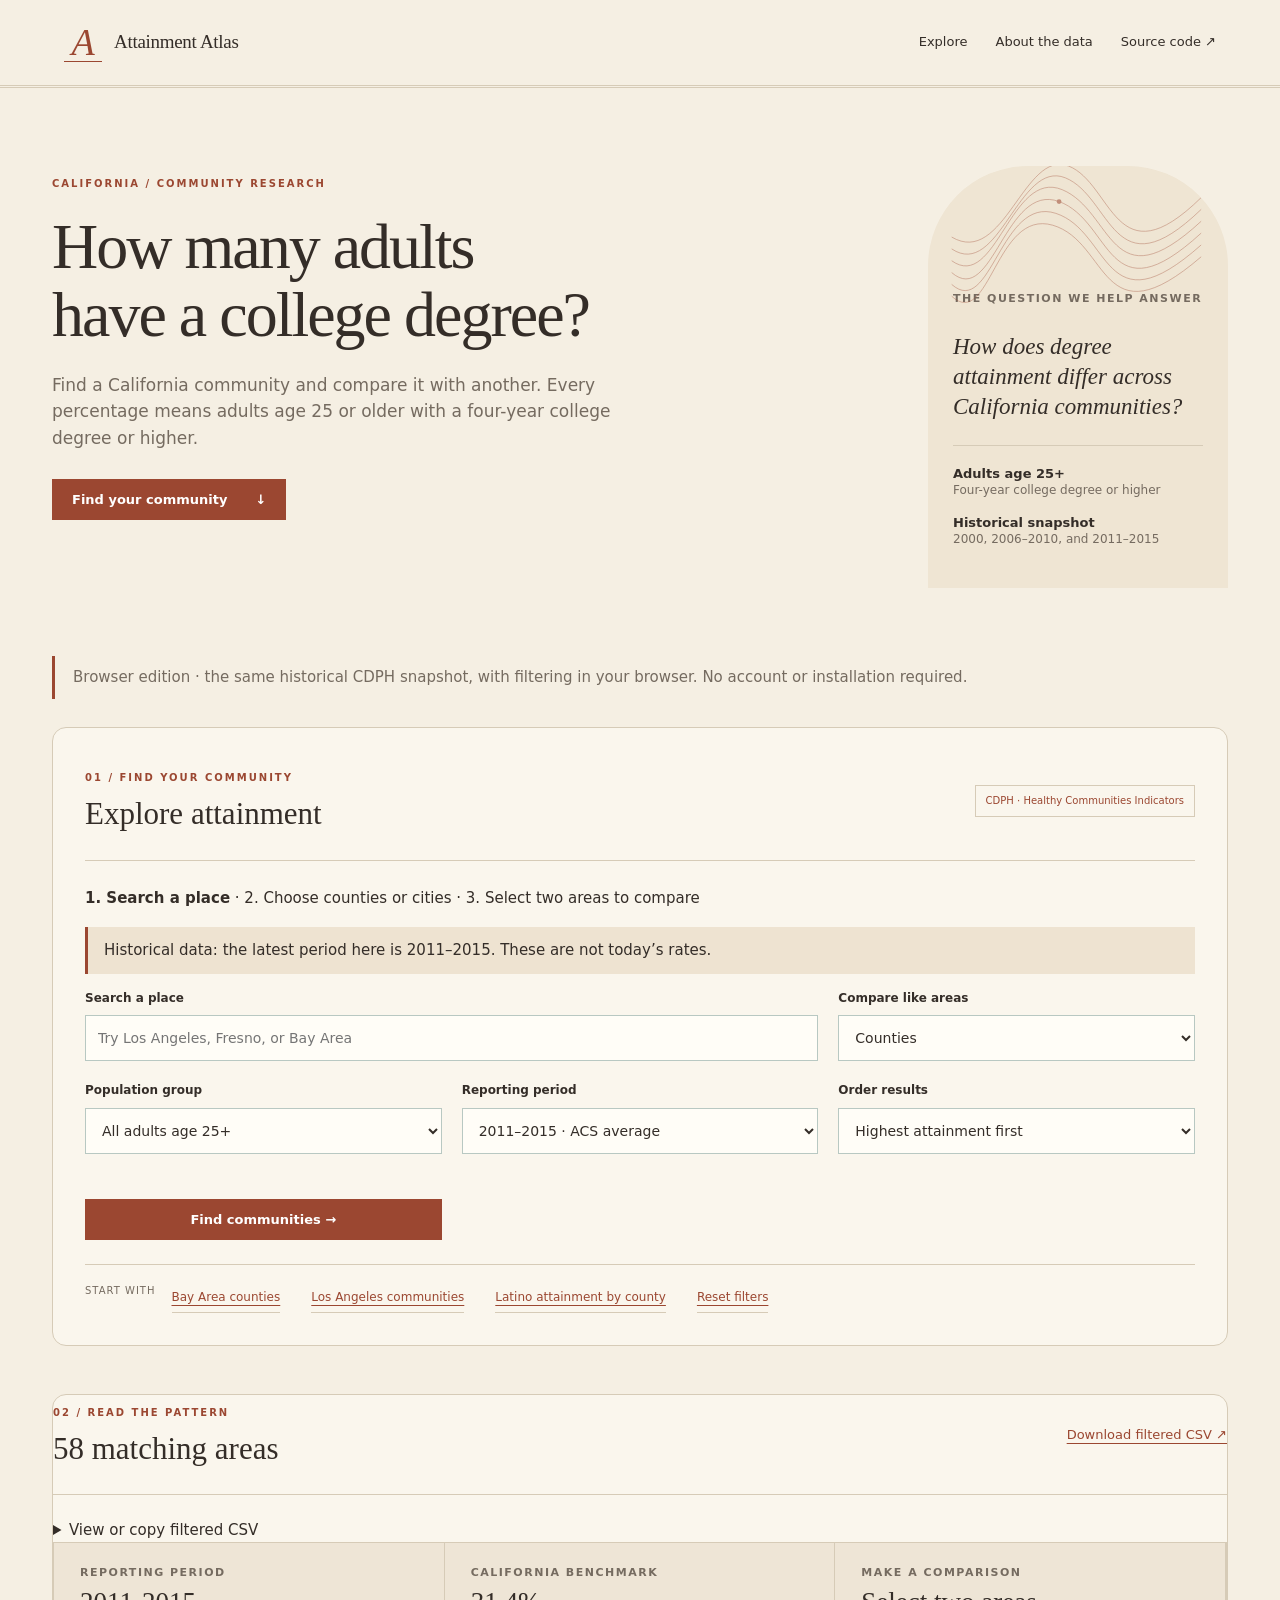
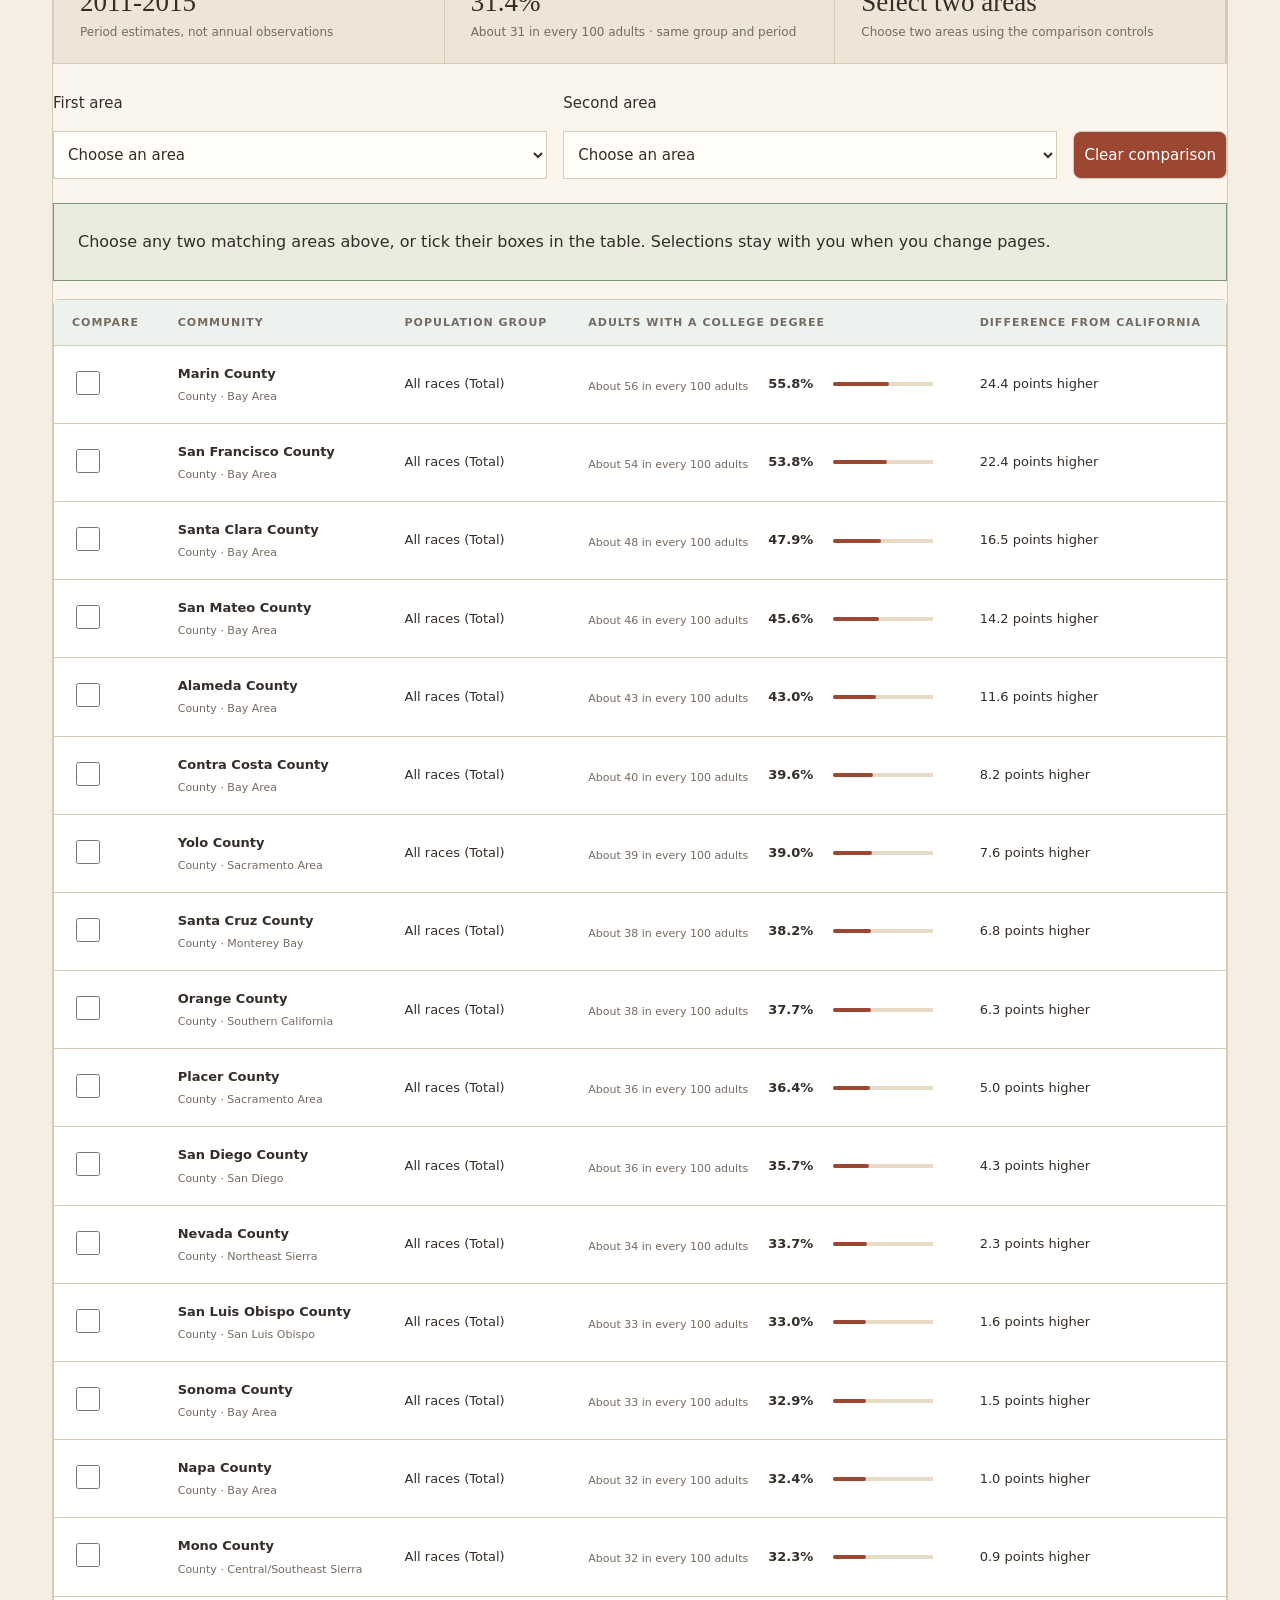
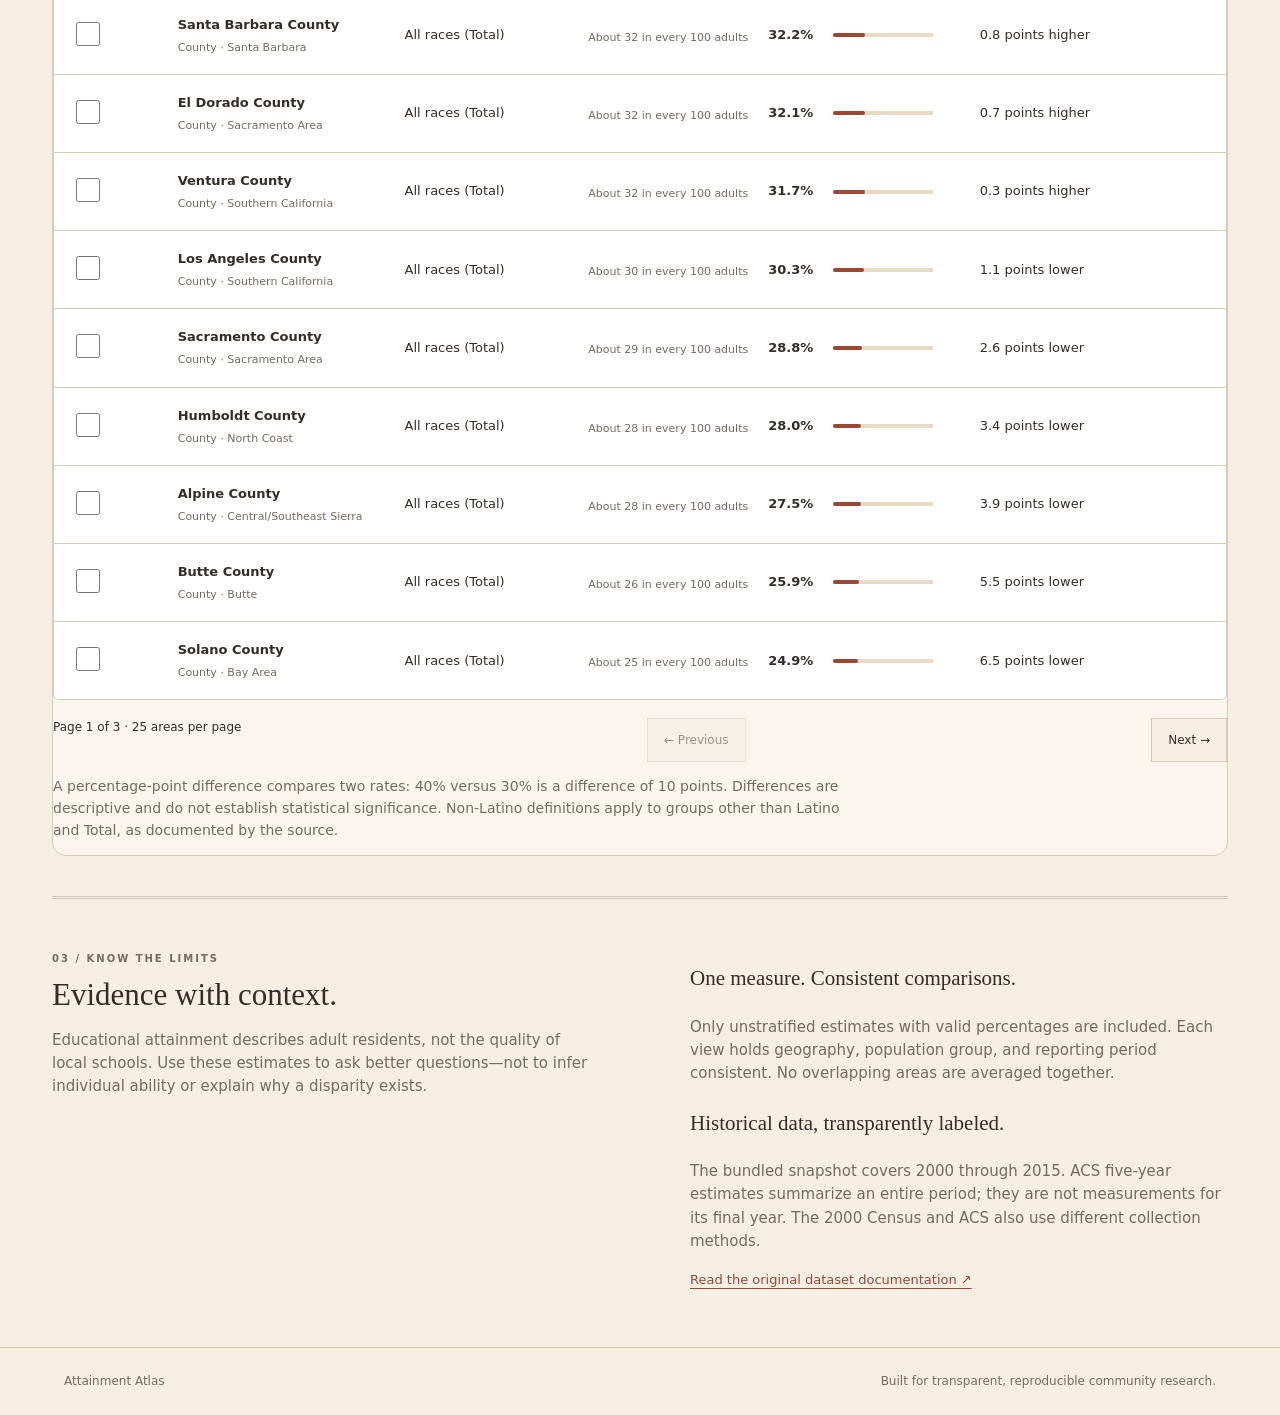
<file: docs/index.html>
<!doctype html>
<html lang="en">
<head><meta charset="utf-8"><meta name="viewport" content="width=device-width,initial-scale=1"><title>Attainment Atlas · California education research</title><link rel="stylesheet" href="atlas.css?v=be743568532e"><script src="explore.js?v=f53d78f4b250" defer></script></head>
<body>
<header class="masthead"><a class="brand" href="./">A<span class="brandname">Attainment Atlas</span></a><nav><a href="#explore">Explore</a><a href="#method">About the data</a><a href="https://github.com/Invasivepencils/education-statistics-compiler">Source code ↗</a></nav></header>
<main><a class="skip" href="#explore">Skip to community search</a>
<section class="hero"><div><p class="eyebrow">CALIFORNIA / COMMUNITY RESEARCH</p><h1>How many adults<br>have a college degree?</h1><p class="intro">Find a California community and compare it with another. Every percentage means adults age 25 or older with a four-year college degree or higher.</p><a class="button" href="#explore">Find your community <span>↓</span></a></div><aside class="hero-note"><svg class="contour-art" viewBox="0 0 280 190" aria-hidden="true"><g fill="none" stroke="currentColor" stroke-width=".8"><path d="M-20 135C32 180 48 20 116 45S176 195 296 85"/><path d="M-20 120C36 160 55 3 120 30S180 177 296 70"/><path d="M-20 105C40 145 65-9 124 15S184 163 296 55"/><path d="M-20 90C46 129 72-22 128 0S187 147 296 40"/><path d="M-20 150C30 194 42 37 112 60S172 210 296 100"/><path d="M-20 165C28 209 36 54 108 75S168 225 296 115"/></g><circle cx="116" cy="45" r="3" fill="currentColor"/></svg><span class="mini">THE QUESTION WE HELP ANSWER</span><p>How does degree attainment differ across California communities?</p><div class="rule"></div><strong>Adults age 25+</strong><span>Four-year college degree or higher</span><strong>Historical snapshot</strong><span>2000, 2006–2010, and 2011–2015</span></aside></section>
<p class="demo-note">Browser edition · the same historical CDPH snapshot, with filtering in your browser. No account or installation required.</p><section class="workspace" id="explore" aria-labelledby="explore-title"><div class="section-head"><div><p class="eyebrow">01 / FIND YOUR COMMUNITY</p><h2 id="explore-title">Explore attainment</h2></div><span class="tag">CDPH · Healthy Communities Indicators</span></div>
<noscript><p>This explorer requires JavaScript. The repository also includes a Java application and the source CSV.</p></noscript><p class="guide"><strong>1. Search a place</strong> · 2. Choose counties or cities · 3. Select two areas to compare</p><p class="history-note">Historical data: the latest period here is 2011–2015. These are not today’s rates.</p><form id="filters" action="./" method="get" class="filters">
<label class="search-label">Search a place<input name="query" type="search" value="" placeholder="Try Los Angeles, Fresno, or Bay Area" list="places"><datalist id="places"><option value="Acalanes Ridge (community)"></option><option value="Acampo (community)"></option><option value="Acton (community)"></option><option value="Adelanto (city)"></option><option value="Adin (community)"></option><option value="Agoura Hills (city)"></option><option value="Agua Dulce (community)"></option><option value="Aguanga (community)"></option><option value="Ahwahnee (community)"></option><option value="Airport (community)"></option><option value="Alameda (city)"></option><option value="Alameda County"></option><option value="Alamo (community)"></option><option value="Albany (city)"></option><option value="Albion (community)"></option><option value="Alderpoint (community)"></option><option value="Alhambra (city)"></option><option value="Alhambra Valley (community)"></option><option value="Aliso Viejo (city)"></option><option value="Alleghany (community)"></option><option value="Allendale (community)"></option><option value="Allensworth (community)"></option><option value="Almanor (community)"></option><option value="Alondra Park (community)"></option><option value="Alpaugh (community)"></option><option value="Alpine (community)"></option><option value="Alpine County"></option><option value="Alpine Village (community)"></option><option value="Alta (community)"></option><option value="Alta Sierra (community)"></option><option value="Altadena (community)"></option><option value="Alto (community)"></option><option value="Alturas (city)"></option><option value="Alum Rock (community)"></option><option value="Amador City (city)"></option><option value="Amador County"></option><option value="American Canyon (city)"></option><option value="Amesti (community)"></option><option value="Anaheim (city)"></option><option value="Anchor Bay (community)"></option><option value="Anderson (city)"></option><option value="Angels (city)"></option><option value="Angels City (city)"></option><option value="Angwin (community)"></option><option value="Antelope (community)"></option><option value="Antioch (city)"></option><option value="Anza (community)"></option><option value="Apple Valley (town)"></option><option value="Aptos (community)"></option><option value="Aptos Hills-Larkin Valley (community)"></option><option value="Arbuckle (community)"></option><option value="Arcadia (city)"></option><option value="Arcata (city)"></option><option value="Arden-Arcade (community)"></option><option value="Armona (community)"></option><option value="Arnold (community)"></option><option value="Aromas (community)"></option><option value="Arroyo Grande (city)"></option><option value="Artesia (city)"></option><option value="Artois (community)"></option><option value="Arvin (city)"></option><option value="Ashland (community)"></option><option value="Aspen Springs (community)"></option><option value="Atascadero (city)"></option><option value="Atherton (town)"></option><option value="Atwater (city)"></option><option value="Auberry (community)"></option><option value="Auburn (city)"></option><option value="Auburn Lake Trails (community)"></option><option value="August (community)"></option><option value="Avalon (city)"></option><option value="Avenal (city)"></option><option value="Avery (community)"></option><option value="Avilla Beach (community)"></option><option value="Avocado Heights (community)"></option><option value="Azusa (city)"></option><option value="Baker (community)"></option><option value="Bakersfield (city)"></option><option value="Baldwin Park (city)"></option><option value="Ballard (community)"></option><option value="Ballico (community)"></option><option value="Bangor (community)"></option><option value="Banning (city)"></option><option value="Barstow (city)"></option><option value="Bass Lake (community)"></option><option value="Bay Area"></option><option value="Bay Point (community)"></option><option value="Bayview (community)"></option><option value="Bayview-Montalvin (community)"></option><option value="Baywood-Los Osos (community)"></option><option value="Beale AFB (community)"></option><option value="Bear Creek (community)"></option><option value="Bear Valley (community)"></option><option value="Bear Valley Springs (community)"></option><option value="Beaumont (city)"></option><option value="Beckwourth (community)"></option><option value="Belden (community)"></option><option value="Bell (city)"></option><option value="Bell Canyon (community)"></option><option value="Bell Gardens (city)"></option><option value="Bella Vista (community)"></option><option value="Bellflower (city)"></option><option value="Belmont (city)"></option><option value="Belvedere (city)"></option><option value="Ben Lomond (community)"></option><option value="Benbow (community)"></option><option value="Bend (community)"></option><option value="Benicia (city)"></option><option value="Benton (community)"></option><option value="Berkeley (city)"></option><option value="Bermuda Dunes (community)"></option><option value="Berry Creek (community)"></option><option value="Bertsch-Oceanview (community)"></option><option value="Bethel Island (community)"></option><option value="Beverly Hills (city)"></option><option value="Bieber (community)"></option><option value="Big Bear City (community)"></option><option value="Big Bear Lake (city)"></option><option value="Big Bend (community)"></option><option value="Big Creek (community)"></option><option value="Big Lagoon (community)"></option><option value="Big Pine (community)"></option><option value="Big River (community)"></option><option value="Biggs (city)"></option><option value="Biola (community)"></option><option value="Bishop (city)"></option><option value="Black Point-Green Point (community)"></option><option value="Blackhawk (community)"></option><option value="Blackhawk-Camino Tassajara (community)"></option><option value="Blacklake (community)"></option><option value="Blairsden (community)"></option><option value="Bloomfield (community)"></option><option value="Bloomington (community)"></option><option value="Blue Lake (city)"></option><option value="Bluewater (community)"></option><option value="Blythe (city)"></option><option value="Bodega (community)"></option><option value="Bodega Bay (community)"></option><option value="Bodfish (community)"></option><option value="Bolinas (community)"></option><option value="Bombay Beach (community)"></option><option value="Bonadelle Ranchos-Madera Ranchos (community)"></option><option value="Bonita (community)"></option><option value="Bonny Doon (community)"></option><option value="Bonsall (community)"></option><option value="Boonville (community)"></option><option value="Bootjack (community)"></option><option value="Boron (community)"></option><option value="Boronda (community)"></option><option value="Borrego Springs (community)"></option><option value="Bostonia (community)"></option><option value="Boulder Creek (community)"></option><option value="Boulevard (community)"></option><option value="Bowles (community)"></option><option value="Boyes Hot Springs (community)"></option><option value="Bradbury (city)"></option><option value="Bradley (community)"></option><option value="Brawley (city)"></option><option value="Brea (city)"></option><option value="Brentwood (city)"></option><option value="Bret Harte (community)"></option><option value="Bridgeport (community)"></option><option value="Brisbane (city)"></option><option value="Broadmoor (community)"></option><option value="Brookdale (community)"></option><option value="Brooktrails (community)"></option><option value="Buck Meadows (community)"></option><option value="Buckhorn (community)"></option><option value="Bucks Lake (community)"></option><option value="Buellton (city)"></option><option value="Buena Park (city)"></option><option value="Buena Vista (community)"></option><option value="Burbank (city)"></option><option value="Burbank (community)"></option><option value="Burlingame (city)"></option><option value="Burney (community)"></option><option value="Burnt Ranch (community)"></option><option value="Butte"></option><option value="Butte County"></option><option value="Butte Creek Canyon (community)"></option><option value="Butte Meadows (community)"></option><option value="Butte Valley (community)"></option><option value="Buttonwillow (community)"></option><option value="Byron (community)"></option><option value="Bystrom (community)"></option><option value="C-Road (community)"></option><option value="Cabazon (community)"></option><option value="Calabasas (city)"></option><option value="Calaveras County"></option><option value="Calexico (city)"></option><option value="California City (city)"></option><option value="California Hot Springs (community)"></option><option value="California Pines (community)"></option><option value="Calimesa (city)"></option><option value="Calipatria (city)"></option><option value="Calistoga (city)"></option><option value="Callender (community)"></option><option value="Calpella (community)"></option><option value="Calpine (community)"></option><option value="Calwa (community)"></option><option value="Camanche North Shore (community)"></option><option value="Camanche Village (community)"></option><option value="Camarillo (city)"></option><option value="Cambria (community)"></option><option value="Cambrian Park (community)"></option><option value="Cameron Park (community)"></option><option value="Camino (community)"></option><option value="Camino Tassajara (community)"></option><option value="Camp Nelson (community)"></option><option value="Camp Pendleton North (community)"></option><option value="Camp Pendleton South (community)"></option><option value="Campbell (city)"></option><option value="Campo (community)"></option><option value="Camptonville (community)"></option><option value="Canby (community)"></option><option value="Cantua Creek (community)"></option><option value="Canyon Lake (city)"></option><option value="Canyondam (community)"></option><option value="Capitola (city)"></option><option value="Caribou (community)"></option><option value="Carlsbad (city)"></option><option value="Carmel Valley Village (community)"></option><option value="Carmel-by-the-Sea (city)"></option><option value="Carmet (community)"></option><option value="Carmichael (community)"></option><option value="Carnelian Bay (community)"></option><option value="Carpinteria (city)"></option><option value="Carrick (community)"></option><option value="Carson (city)"></option><option value="Cartago (community)"></option><option value="Caruthers (community)"></option><option value="Casa Conejo (community)"></option><option value="Casa de Oro-Mount Helix (community)"></option><option value="Casmalia (community)"></option><option value="Caspar (community)"></option><option value="Cassel (community)"></option><option value="Castaic (community)"></option><option value="Castle Hill (community)"></option><option value="Castro Valley (community)"></option><option value="Castroville (community)"></option><option value="Cathedral City (city)"></option><option value="Catheys Valley (community)"></option><option value="Cayucos (community)"></option><option value="Cazadero (community)"></option><option value="Cedar Ridge (community)"></option><option value="Cedar Slope (community)"></option><option value="Cedarville (community)"></option><option value="Centerville (community)"></option><option value="Central/Southeast Sierra"></option><option value="Ceres (city)"></option><option value="Cerritos (city)"></option><option value="Chalfant (community)"></option><option value="Challenge-Brownsville (community)"></option><option value="Channel Islands Beach (community)"></option><option value="Charter Oak (community)"></option><option value="Cherokee (community)"></option><option value="Cherokee Strip (community)"></option><option value="Cherry Valley (community)"></option><option value="Cherryland (community)"></option><option value="Chester (community)"></option><option value="Chico (city)"></option><option value="Chilcoot-Vinton (community)"></option><option value="China Lake Acres (community)"></option><option value="Chinese Camp (community)"></option><option value="Chino (city)"></option><option value="Chino Hills (city)"></option><option value="Chowchilla (city)"></option><option value="Chualar (community)"></option><option value="Chula Vista (city)"></option><option value="Citrus (community)"></option><option value="Citrus Heights (city)"></option><option value="Claremont (city)"></option><option value="Clarksburg (community)"></option><option value="Clay (community)"></option><option value="Clayton (city)"></option><option value="Clear Creek (community)"></option><option value="Clearlake (city)"></option><option value="Clearlake Oaks (community)"></option><option value="Clearlake Riviera (community)"></option><option value="Cleone (community)"></option><option value="Clio (community)"></option><option value="Clipper Mills (community)"></option><option value="Cloverdale (city)"></option><option value="Clovis (city)"></option><option value="Clyde (community)"></option><option value="Coachella (city)"></option><option value="Coalinga (city)"></option><option value="Coarsegold (community)"></option><option value="Cobb (community)"></option><option value="Coffee Creek (community)"></option><option value="Cohasset (community)"></option><option value="Cold Springs (community)"></option><option value="Coleville (community)"></option><option value="Colfax (city)"></option><option value="College City (community)"></option><option value="Collierville (community)"></option><option value="Colma (town)"></option><option value="Coloma (community)"></option><option value="Colton (city)"></option><option value="Columbia (community)"></option><option value="Colusa (city)"></option><option value="Colusa County"></option><option value="Commerce (city)"></option><option value="Comptche (community)"></option><option value="Compton (city)"></option><option value="Concord (city)"></option><option value="Concow (community)"></option><option value="Contra Costa Centre (community)"></option><option value="Contra Costa County"></option><option value="Copperopolis (community)"></option><option value="Corcoran (city)"></option><option value="Corning (city)"></option><option value="Corona (city)"></option><option value="Coronado (city)"></option><option value="Coronita (community)"></option><option value="Corralitos (community)"></option><option value="Corte Madera (town)"></option><option value="Costa Mesa (city)"></option><option value="Cotati (city)"></option><option value="Coto de Caza (community)"></option><option value="Cottonwood (community)"></option><option value="Coultervillle (community)"></option><option value="Country Club (community)"></option><option value="Courtland (community)"></option><option value="Covelo (community)"></option><option value="Covina (city)"></option><option value="Cowan (community)"></option><option value="Crescent City (city)"></option><option value="Crescent City North (community)"></option><option value="Crescent Mills (community)"></option><option value="Cressey (community)"></option><option value="Crest (community)"></option><option value="Crestline (community)"></option><option value="Creston (community)"></option><option value="Crockett (community)"></option><option value="Cromberg (community)"></option><option value="Crowley Lake (community)"></option><option value="Crows Landing (community)"></option><option value="Cudahy (city)"></option><option value="Culver City (city)"></option><option value="Cupertino (city)"></option><option value="Cutler (community)"></option><option value="Cutten (community)"></option><option value="Cuyama (community)"></option><option value="Cypress (city)"></option><option value="Daly City (city)"></option><option value="Dana Point (city)"></option><option value="Danville (town)"></option><option value="Daphnedale Park (community)"></option><option value="Darwin (community)"></option><option value="Davenport (community)"></option><option value="Davis (city)"></option><option value="Day Valley (community)"></option><option value="Deer Park (community)"></option><option value="Del Aire (community)"></option><option value="Del Mar (city)"></option><option value="Del Monte Forest (community)"></option><option value="Del Norte County"></option><option value="Del Rey (community)"></option><option value="Del Rey Oaks (city)"></option><option value="Del Rio (community)"></option><option value="Delano (city)"></option><option value="Delft Colony (community)"></option><option value="Delhi (community)"></option><option value="Delleker (community)"></option><option value="Denair (community)"></option><option value="Derby Acres (community)"></option><option value="Descanso (community)"></option><option value="Desert Center (community)"></option><option value="Desert Edge (community)"></option><option value="Desert Hot Springs (city)"></option><option value="Desert Palms (community)"></option><option value="Desert Shores (community)"></option><option value="Desert View Highlands (community)"></option><option value="Diablo (community)"></option><option value="Diablo Grande (community)"></option><option value="Diamond Bar (city)"></option><option value="Diamond Springs (community)"></option><option value="Dillon Beach (community)"></option><option value="Dinuba (city)"></option><option value="Discovery Bay (community)"></option><option value="Dixon (city)"></option><option value="Dixon Lane-Meadow Creek (community)"></option><option value="Dobbins (community)"></option><option value="Dogtown (community)"></option><option value="Dollar Point (community)"></option><option value="Dorrington (community)"></option><option value="Dorris (city)"></option><option value="Dos Palos (city)"></option><option value="Dos Palos Y (community)"></option><option value="Douglas City (community)"></option><option value="Downey (city)"></option><option value="Downieville (community)"></option><option value="Doyle (community)"></option><option value="Drytown (community)"></option><option value="Duarte (city)"></option><option value="Dublin (city)"></option><option value="Ducor (community)"></option><option value="Dunnigan (community)"></option><option value="Dunsmuir (city)"></option><option value="Durham (community)"></option><option value="Dustin Acres (community)"></option><option value="Dutch Flat (community)"></option><option value="Eagleville (community)"></option><option value="Earlimart (community)"></option><option value="East Compton (community)"></option><option value="East Foothills (community)"></option><option value="East Hemet (community)"></option><option value="East La Mirada (community)"></option><option value="East Los Angeles (community)"></option><option value="East Nicolaus (community)"></option><option value="East Oakdale (community)"></option><option value="East Orosi (community)"></option><option value="East Palo Alto (city)"></option><option value="East Pasadena (community)"></option><option value="East Porterville (community)"></option><option value="East Quincy (community)"></option><option value="East Rancho Dominguez (community)"></option><option value="East Richmond Heights (community)"></option><option value="East San Gabriel (community)"></option><option value="East Shore (community)"></option><option value="East Sonora (community)"></option><option value="East Tulare Villa (community)"></option><option value="East Whittier (community)"></option><option value="Easton (community)"></option><option value="Eastvale (community)"></option><option value="Edgewood (community)"></option><option value="Edmundson Acres (community)"></option><option value="Edna (community)"></option><option value="Edwards AFB (community)"></option><option value="El Cajon (city)"></option><option value="El Centro (city)"></option><option value="El Cerrito (city)"></option><option value="El Cerrito (community)"></option><option value="El Dorado County"></option><option value="El Dorado Hills (community)"></option><option value="El Granada (community)"></option><option value="El Monte (city)"></option><option value="El Nido (community)"></option><option value="El Paso de Robles (Paso Robles) (city)"></option><option value="El Portal (community)"></option><option value="El Rancho (community)"></option><option value="El Rio (community)"></option><option value="El Segundo (city)"></option><option value="El Sobrante (community)"></option><option value="El Verano (community)"></option><option value="Eldridge (community)"></option><option value="Elizabeth Lake (community)"></option><option value="Elk Creek (community)"></option><option value="Elk Grove (city)"></option><option value="Elkhorn (community)"></option><option value="Elmira (community)"></option><option value="Elverta (community)"></option><option value="Emerald Lake Hills (community)"></option><option value="Emeryville (city)"></option><option value="Empire (community)"></option><option value="Encinitas (city)"></option><option value="Escalon (city)"></option><option value="Escondido (city)"></option><option value="Esparto (community)"></option><option value="Etna (city)"></option><option value="Eucalyptus Hills (community)"></option><option value="Eureka (city)"></option><option value="Exeter (city)"></option><option value="Fair Oaks (community)"></option><option value="Fairbanks Ranch (community)"></option><option value="Fairfax (town)"></option><option value="Fairfield (city)"></option><option value="Fairmead (community)"></option><option value="Fairview (community)"></option><option value="Fall River Mills (community)"></option><option value="Fallbrook (community)"></option><option value="Farmersville (city)"></option><option value="Farmington (community)"></option><option value="Fellows (community)"></option><option value="Felton (community)"></option><option value="Ferndale (city)"></option><option value="Fetters Hot Springs-Agua Caliente (community)"></option><option value="Fiddletown (community)"></option><option value="Fieldbrook (community)"></option><option value="Fields Landing (community)"></option><option value="Fillmore (city)"></option><option value="Firebaugh (city)"></option><option value="Fish Camp (community)"></option><option value="Florence-Graham (community)"></option><option value="Florin (community)"></option><option value="Floriston (community)"></option><option value="Flournoy (community)"></option><option value="Folsom (city)"></option><option value="Fontana (city)"></option><option value="Foothill Farms (community)"></option><option value="Foothill Ranch (community)"></option><option value="Forbestown (community)"></option><option value="Ford City (community)"></option><option value="Forest Meadows (community)"></option><option value="Forest Ranch (community)"></option><option value="Foresthill (community)"></option><option value="Forestville (community)"></option><option value="Fort Bidwell (community)"></option><option value="Fort Bragg (city)"></option><option value="Fort Irwin (community)"></option><option value="Fort Jones (city)"></option><option value="Fort Washington (community)"></option><option value="Fortuna (city)"></option><option value="Foster City (city)"></option><option value="Fountain Valley (city)"></option><option value="Fowler (city)"></option><option value="Franklin (community)"></option><option value="Frazier Park (community)"></option><option value="Freedom (community)"></option><option value="Freeport (community)"></option><option value="Fremont (city)"></option><option value="French Camp (community)"></option><option value="French Gulch (community)"></option><option value="French Valley (community)"></option><option value="Fresno (city)"></option><option value="Fresno County"></option><option value="Friant (community)"></option><option value="Fruitdale (community)"></option><option value="Fruitridge Pocket (community)"></option><option value="Fuller Acres (community)"></option><option value="Fullerton (city)"></option><option value="Fulton (community)"></option><option value="Furnace Creek (community)"></option><option value="Galt (city)"></option><option value="Garberville (community)"></option><option value="Garden Acres (community)"></option><option value="Garden Farms (community)"></option><option value="Garden Grove (city)"></option><option value="Gardena (city)"></option><option value="Garey (community)"></option><option value="Garnet (community)"></option><option value="Gasquet (community)"></option><option value="Gazelle (community)"></option><option value="Georgetown (community)"></option><option value="Gerber (community)"></option><option value="Gerber-Las Flores (community)"></option><option value="Geyserville (community)"></option><option value="Gilroy (city)"></option><option value="Glen Avon (community)"></option><option value="Glen Ellen (community)"></option><option value="Glendale (city)"></option><option value="Glendora (city)"></option><option value="Glenn County"></option><option value="Gold Mountain (community)"></option><option value="Gold River (community)"></option><option value="Golden Hills (community)"></option><option value="Goleta (city)"></option><option value="Gonzales (city)"></option><option value="Good Hope (community)"></option><option value="Goodyears Bar (community)"></option><option value="Goshen (community)"></option><option value="Graeagle (community)"></option><option value="Grand Terrace (city)"></option><option value="Grangeville (community)"></option><option value="Granite Bay (community)"></option><option value="Granite Hills (community)"></option><option value="Graniteville (community)"></option><option value="Grass Valley (city)"></option><option value="Graton (community)"></option><option value="Grayson (community)"></option><option value="Greeley Hill (community)"></option><option value="Green Acres (community)"></option><option value="Green Valley (community)"></option><option value="Greenacres (community)"></option><option value="Greenfield (city)"></option><option value="Greenfield (community)"></option><option value="Greenhorn (community)"></option><option value="Greenview (community)"></option><option value="Greenville (community)"></option><option value="Grenada (community)"></option><option value="Gridley (city)"></option><option value="Grimes (community)"></option><option value="Grizzly Flats (community)"></option><option value="Groveland (community)"></option><option value="Groveland-Big Oak Flat (community)"></option><option value="Grover Beach (city)"></option><option value="Guadalupe (city)"></option><option value="Guerneville (community)"></option><option value="Guinda (community)"></option><option value="Gustine (city)"></option><option value="Hacienda Heights (community)"></option><option value="Half Moon Bay (city)"></option><option value="Hamilton Branch (community)"></option><option value="Hamilton City (community)"></option><option value="Hanford (city)"></option><option value="Happy Camp (community)"></option><option value="Harbison Canyon (community)"></option><option value="Hardwick (community)"></option><option value="Hartland (community)"></option><option value="Hartley (community)"></option><option value="Hasley Canyon (community)"></option><option value="Hat Creek (community)"></option><option value="Hawaiian Gardens (city)"></option><option value="Hawthorne (city)"></option><option value="Hayfork (community)"></option><option value="Hayward (city)"></option><option value="Healdsburg (city)"></option><option value="Heber (community)"></option><option value="Hemet (city)"></option><option value="Herald (community)"></option><option value="Hercules (city)"></option><option value="Herlong (community)"></option><option value="Hermosa Beach (city)"></option><option value="Hesperia (city)"></option><option value="Hickman (community)"></option><option value="Hidden Hills (city)"></option><option value="Hidden Meadows (community)"></option><option value="Hidden Valley Lake (community)"></option><option value="Highgrove (community)"></option><option value="Highland (city)"></option><option value="Highlands-Baywood Park (community)"></option><option value="Hillsborough (town)"></option><option value="Hilmar-Irwin (community)"></option><option value="Hiouchi (community)"></option><option value="Hollister (city)"></option><option value="Holtville (city)"></option><option value="Home Garden (community)"></option><option value="Home Gardens (community)"></option><option value="Homeland (community)"></option><option value="Homestead Valley (community)"></option><option value="Homewood Canyon (community)"></option><option value="Honcut (community)"></option><option value="Hood (community)"></option><option value="Hopland (community)"></option><option value="Hornbrook (community)"></option><option value="Hornitos (community)"></option><option value="Hughson (city)"></option><option value="Humboldt County"></option><option value="Humboldt Hill (community)"></option><option value="Huntington Beach (city)"></option><option value="Huntington Park (city)"></option><option value="Huron (city)"></option><option value="Hyampom (community)"></option><option value="Hydesville (community)"></option><option value="Idlewild (community)"></option><option value="Idyllwild-Pine Cove (community)"></option><option value="Imperial (city)"></option><option value="Imperial Beach (city)"></option><option value="Imperial County"></option><option value="Independence (community)"></option><option value="Indian Falls (community)"></option><option value="Indian Wells (city)"></option><option value="Indianola (community)"></option><option value="Indio (city)"></option><option value="Indio Hills (community)"></option><option value="Industry (city)"></option><option value="Inglewood (city)"></option><option value="Interlaken (community)"></option><option value="Inverness (community)"></option><option value="Inyo County"></option><option value="Inyokern (community)"></option><option value="Ione (city)"></option><option value="Iron Horse (community)"></option><option value="Irvine (city)"></option><option value="Irwindale (city)"></option><option value="Isla Vista (community)"></option><option value="Isleton (city)"></option><option value="Ivanhoe (community)"></option><option value="Jackson (city)"></option><option value="Jacumba (community)"></option><option value="Jamestown (community)"></option><option value="Jamul (community)"></option><option value="Janesville (community)"></option><option value="Jenner (community)"></option><option value="Johannesburg (community)"></option><option value="Johnstonville (community)"></option><option value="Johnsville (community)"></option><option value="Joshua Tree (community)"></option><option value="Julian (community)"></option><option value="Junction City (community)"></option><option value="June Lake (community)"></option><option value="Jurupa Valley (city)"></option><option value="Keddie (community)"></option><option value="Keeler (community)"></option><option value="Keene (community)"></option><option value="Kelly Ridge (community)"></option><option value="Kelseyville (community)"></option><option value="Kennedy (community)"></option><option value="Kennedy Meadows (community)"></option><option value="Kensington (community)"></option><option value="Kentfield (community)"></option><option value="Kenwood (community)"></option><option value="Kerman (city)"></option><option value="Kern County"></option><option value="Kernville (community)"></option><option value="Keswick (community)"></option><option value="Kettleman City (community)"></option><option value="Keyes (community)"></option><option value="King City (city)"></option><option value="Kings Beach (community)"></option><option value="Kings County"></option><option value="Kingsburg (city)"></option><option value="Kingvale (community)"></option><option value="Kirkwood (community)"></option><option value="Klamath (community)"></option><option value="Knights Landing (community)"></option><option value="Knightsen (community)"></option><option value="La Ca�ada Flintridge (city)"></option><option value="La Crescenta-Montrose (community)"></option><option value="La Habra (city)"></option><option value="La Habra Heights (city)"></option><option value="La Honda (community)"></option><option value="La Mesa (city)"></option><option value="La Mirada (city)"></option><option value="La Palma (city)"></option><option value="La Porte (community)"></option><option value="La Presa (community)"></option><option value="La Puente (city)"></option><option value="La Quinta (city)"></option><option value="La Riviera (community)"></option><option value="La Selva Beach (community)"></option><option value="La Verne (city)"></option><option value="La Vina (community)"></option><option value="Ladera (community)"></option><option value="Ladera Heights (community)"></option><option value="Ladera Ranch (community)"></option><option value="Lafayette (city)"></option><option value="Laguna (community)"></option><option value="Laguna Beach (city)"></option><option value="Laguna Hills (city)"></option><option value="Laguna Niguel (city)"></option><option value="Laguna West-Lakeside (community)"></option><option value="Laguna Woods (city)"></option><option value="Lagunitas-Forest Knolls (community)"></option><option value="Lake Almanor Country Club (community)"></option><option value="Lake Almanor Peninsula (community)"></option><option value="Lake Almanor West (community)"></option><option value="Lake Arrowhead (community)"></option><option value="Lake California (community)"></option><option value="Lake City (community)"></option><option value="Lake County"></option><option value="Lake Davis (community)"></option><option value="Lake Don Pedro (community)"></option><option value="Lake Elsinore (city)"></option><option value="Lake Forest (city)"></option><option value="Lake Hughes (community)"></option><option value="Lake Isabella (community)"></option><option value="Lake Los Angeles (community)"></option><option value="Lake Mathews (community)"></option><option value="Lake Nacimiento (community)"></option><option value="Lake Riverside (community)"></option><option value="Lake San Marcos (community)"></option><option value="Lake Sherwood (community)"></option><option value="Lake Wildwood (community)"></option><option value="Lake of the Pines (community)"></option><option value="Lake of the Woods (community)"></option><option value="Lakehead (community)"></option><option value="Lakehead-Lakeshore (community)"></option><option value="Lakeland Village (community)"></option><option value="Lakeport (city)"></option><option value="Lakeside (community)"></option><option value="Lakeview (community)"></option><option value="Lakewood (city)"></option><option value="Lamont (community)"></option><option value="Lanare (community)"></option><option value="Lancaster (city)"></option><option value="Larkfield-Wikiup (community)"></option><option value="Larkspur (city)"></option><option value="Las Flores (community)"></option><option value="Las Lomas (community)"></option><option value="Lassen County"></option><option value="Lathrop (city)"></option><option value="Laton (community)"></option><option value="Lawndale (city)"></option><option value="Laytonville (community)"></option><option value="Le Grand (community)"></option><option value="Lebec (community)"></option><option value="Lee Vining (community)"></option><option value="Leggett (community)"></option><option value="Lemon Cove (community)"></option><option value="Lemon Grove (city)"></option><option value="Lemon Hill (community)"></option><option value="Lemoore (city)"></option><option value="Lemoore Station (community)"></option><option value="Lennox (community)"></option><option value="Lenwood (community)"></option><option value="Leona Valley (community)"></option><option value="Lewiston (community)"></option><option value="Lexington Hills (community)"></option><option value="Likely (community)"></option><option value="Lincoln (city)"></option><option value="Lincoln Village (community)"></option><option value="Linda (community)"></option><option value="Lindcove (community)"></option><option value="Linden (community)"></option><option value="Lindsay (city)"></option><option value="Linnell Camp (community)"></option><option value="Litchfield (community)"></option><option value="Little Grass Valley (community)"></option><option value="Little River (community)"></option><option value="Littlerock (community)"></option><option value="Live Oak (city)"></option><option value="Live Oak (community)"></option><option value="Livermore (city)"></option><option value="Livingston (city)"></option><option value="Lockeford (community)"></option><option value="Lockwood (community)"></option><option value="Lodi (city)"></option><option value="Lodoga (community)"></option><option value="Loleta (community)"></option><option value="Loma Linda (city)"></option><option value="Loma Mar (community)"></option><option value="Loma Rica (community)"></option><option value="Lomita (city)"></option><option value="Lompico (community)"></option><option value="Lompoc (city)"></option><option value="London (community)"></option><option value="Lone Pine (community)"></option><option value="Long Barn (community)"></option><option value="Long Beach (city)"></option><option value="Lookout (community)"></option><option value="Loomis (town)"></option><option value="Los Alamitos (city)"></option><option value="Los Alamos (community)"></option><option value="Los Altos (city)"></option><option value="Los Altos Hills (town)"></option><option value="Los Angeles (city)"></option><option value="Los Angeles County"></option><option value="Los Banos (city)"></option><option value="Los Berros (community)"></option><option value="Los Gatos (town)"></option><option value="Los Molinos (community)"></option><option value="Los Olivos (community)"></option><option value="Los Osos (community)"></option><option value="Los Ranchos (community)"></option><option value="Lost Hills (community)"></option><option value="Lower Lake (community)"></option><option value="Loyalton (city)"></option><option value="Loyola (community)"></option><option value="Lucas Valley-Marinwood (community)"></option><option value="Lucerne (community)"></option><option value="Lucerne Valley (community)"></option><option value="Lynwood (city)"></option><option value="Lytle Creek (community)"></option><option value="Mabie (community)"></option><option value="Macdoel (community)"></option><option value="Mad River (community)"></option><option value="Madera (city)"></option><option value="Madera Acres (community)"></option><option value="Madera County"></option><option value="Madison (community)"></option><option value="Magalia (community)"></option><option value="Malaga (community)"></option><option value="Malibu (city)"></option><option value="Mammoth Lakes (town)"></option><option value="Manchester (community)"></option><option value="Manhattan Beach (city)"></option><option value="Manila (community)"></option><option value="Manteca (city)"></option><option value="Manton (community)"></option><option value="March ARB (community)"></option><option value="Maricopa (city)"></option><option value="Marin City (community)"></option><option value="Marin County"></option><option value="Marina (city)"></option><option value="Marina del Rey (community)"></option><option value="Mariposa (community)"></option><option value="Mariposa County"></option><option value="Markleeville (community)"></option><option value="Martell (community)"></option><option value="Martinez (city)"></option><option value="Marysville (city)"></option><option value="Matheny (community)"></option><option value="Mather (community)"></option><option value="Maxwell (community)"></option><option value="Mayfair (community)"></option><option value="Mayflower Village (community)"></option><option value="Maywood (city)"></option><option value="McArthur (community)"></option><option value="McClellan Park (community)"></option><option value="McClenney Tract (community)"></option><option value="McCloud (community)"></option><option value="McFarland (city)"></option><option value="McGee Creek (community)"></option><option value="McKinleyville (community)"></option><option value="McKittrick (community)"></option><option value="McSwain (community)"></option><option value="Mead Valley (community)"></option><option value="Meadow Valley (community)"></option><option value="Meadow Vista (community)"></option><option value="Meadowbrook (community)"></option><option value="Mecca (community)"></option><option value="Meiners Oaks (community)"></option><option value="Mendocino (community)"></option><option value="Mendocino County"></option><option value="Mendota (city)"></option><option value="Menifee (city)"></option><option value="Menlo Park (city)"></option><option value="Mentone (community)"></option><option value="Merced (city)"></option><option value="Merced County"></option><option value="Meridian (community)"></option><option value="Mesa (community)"></option><option value="Mesa Verde (community)"></option><option value="Mesa Vista (community)"></option><option value="Mettler (community)"></option><option value="Mexican Colony (community)"></option><option value="Mi-Wuk Village (community)"></option><option value="Middletown (community)"></option><option value="Midpines (community)"></option><option value="Midway City (community)"></option><option value="Milford (community)"></option><option value="Mill Valley (city)"></option><option value="Millbrae (city)"></option><option value="Millville (community)"></option><option value="Milpitas (city)"></option><option value="Mineral (community)"></option><option value="Minkler (community)"></option><option value="Mira Loma (community)"></option><option value="Mira Monte (community)"></option><option value="Miranda (community)"></option><option value="Mission Canyon (community)"></option><option value="Mission Hills (community)"></option><option value="Mission Viejo (city)"></option><option value="Modesto (city)"></option><option value="Modoc County"></option><option value="Mohawk Vista (community)"></option><option value="Mojave (community)"></option><option value="Mokelumne Hill (community)"></option><option value="Monmouth (community)"></option><option value="Mono City (community)"></option><option value="Mono County"></option><option value="Mono Vista (community)"></option><option value="Monrovia (city)"></option><option value="Monson (community)"></option><option value="Montague (city)"></option><option value="Montalvin Manor (community)"></option><option value="Montara (community)"></option><option value="Montclair (city)"></option><option value="Monte Rio (community)"></option><option value="Monte Sereno (city)"></option><option value="Montebello (city)"></option><option value="Montecito (community)"></option><option value="Monterey (city)"></option><option value="Monterey Bay"></option><option value="Monterey County"></option><option value="Monterey Park (city)"></option><option value="Monterey Park Tract (community)"></option><option value="Montgomery Creek (community)"></option><option value="Monument Hills (community)"></option><option value="Moorpark (city)"></option><option value="Morada (community)"></option><option value="Moraga (town)"></option><option value="Moreno Valley (city)"></option><option value="Morgan Hill (city)"></option><option value="Morongo Valley (community)"></option><option value="Morro Bay (city)"></option><option value="Moskowite Corner (community)"></option><option value="Moss Beach (community)"></option><option value="Moss Landing (community)"></option><option value="Mount Hebron (community)"></option><option value="Mount Hermon (community)"></option><option value="Mount Laguna (community)"></option><option value="Mount Shasta (city)"></option><option value="Mountain Center (community)"></option><option value="Mountain Gate (community)"></option><option value="Mountain House (community)"></option><option value="Mountain Mesa (community)"></option><option value="Mountain Ranch (community)"></option><option value="Mountain View (city)"></option><option value="Mountain View (community)"></option><option value="Mountain View Acres (community)"></option><option value="Muir Beach (community)"></option><option value="Murphys (community)"></option><option value="Murrieta (city)"></option><option value="Murrieta Hot Springs (community)"></option><option value="Muscoy (community)"></option><option value="Myers Flat (community)"></option><option value="Myrtletown (community)"></option><option value="Napa (city)"></option><option value="Napa County"></option><option value="National City (city)"></option><option value="Nebo Center (community)"></option><option value="Needles (city)"></option><option value="Nevada City (city)"></option><option value="Nevada County"></option><option value="New Cuyama (community)"></option><option value="New Pine Creek (community)"></option><option value="Newark (city)"></option><option value="Newcastle (community)"></option><option value="Newell (community)"></option><option value="Newman (city)"></option><option value="Newport Beach (city)"></option><option value="Newport Coast (community)"></option><option value="Nicasio (community)"></option><option value="Nice (community)"></option><option value="Nicolaus (community)"></option><option value="Niland (community)"></option><option value="Nipinnawasee (community)"></option><option value="Nipomo (community)"></option><option value="Norco (city)"></option><option value="Nord (community)"></option><option value="Norris Canyon (community)"></option><option value="North Auburn (community)"></option><option value="North Coast"></option><option value="North Edwards (community)"></option><option value="North El Monte (community)"></option><option value="North Fair Oaks (community)"></option><option value="North Gate (community)"></option><option value="North Highlands (community)"></option><option value="North Lakeport (community)"></option><option value="North Richmond (community)"></option><option value="North San Juan (community)"></option><option value="North Shore (community)"></option><option value="North Tustin (community)"></option><option value="North Woodbridge (community)"></option><option value="Northeast Sierra"></option><option value="Northern Sacramento Valley"></option><option value="Norwalk (city)"></option><option value="Novato (city)"></option><option value="Nubieber (community)"></option><option value="Nuevo (community)"></option><option value="Oak Glen (community)"></option><option value="Oak Hills (community)"></option><option value="Oak Park (community)"></option><option value="Oak Shores (community)"></option><option value="Oak View (community)"></option><option value="Oakdale (city)"></option><option value="Oakhurst (community)"></option><option value="Oakland (city)"></option><option value="Oakley (city)"></option><option value="Oakville (community)"></option><option value="Oasis (community)"></option><option value="Occidental (community)"></option><option value="Oceano (community)"></option><option value="Oceanside (city)"></option><option value="Ocotillo (community)"></option><option value="Oildale (community)"></option><option value="Ojai (city)"></option><option value="Olancha (community)"></option><option value="Old Fig Garden (community)"></option><option value="Old Station (community)"></option><option value="Olivehurst (community)"></option><option value="Ontario (city)"></option><option value="Onyx (community)"></option><option value="Orange (city)"></option><option value="Orange County"></option><option value="Orange Cove (city)"></option><option value="Orangevale (community)"></option><option value="Orcutt (community)"></option><option value="Orick (community)"></option><option value="Orinda (city)"></option><option value="Orland (city)"></option><option value="Orosi (community)"></option><option value="Oroville (city)"></option><option value="Oroville East (community)"></option><option value="Oxnard (city)"></option><option value="Pacheco (community)"></option><option value="Pacific Grove (city)"></option><option value="Pacifica (city)"></option><option value="Pajaro (community)"></option><option value="Pajaro Dunes (community)"></option><option value="Palermo (community)"></option><option value="Palm Desert (city)"></option><option value="Palm Springs (city)"></option><option value="Palmdale (city)"></option><option value="Palo Alto (city)"></option><option value="Palo Cedro (community)"></option><option value="Palo Verde (community)"></option><option value="Palos Verdes Estates (city)"></option><option value="Panorama Heights (community)"></option><option value="Paradise (community)"></option><option value="Paradise (town)"></option><option value="Paradise Park (community)"></option><option value="Paramount (city)"></option><option value="Parklawn (community)"></option><option value="Parksdale (community)"></option><option value="Parkway (community)"></option><option value="Parkway-South Sacramento (community)"></option><option value="Parkwood (community)"></option><option value="Parlier (city)"></option><option value="Pasadena (city)"></option><option value="Pasatiempo (community)"></option><option value="Paskenta (community)"></option><option value="Patterson (city)"></option><option value="Patterson Tract (community)"></option><option value="Patton Village (community)"></option><option value="Paxton (community)"></option><option value="Paynes Creek (community)"></option><option value="Pearsonville (community)"></option><option value="Pedley (community)"></option><option value="Penn Valley (community)"></option><option value="Penngrove (community)"></option><option value="Penryn (community)"></option><option value="Perris (city)"></option><option value="Pescadero (community)"></option><option value="Petaluma (city)"></option><option value="Peters (community)"></option><option value="Phelan (community)"></option><option value="Phillipsville (community)"></option><option value="Philo (community)"></option><option value="Phoenix Lake (community)"></option><option value="Phoenix Lake-Cedar Ridge (community)"></option><option value="Pico Rivera (city)"></option><option value="Piedmont (city)"></option><option value="Pierpoint (community)"></option><option value="Pike (community)"></option><option value="Pine Canyon (community)"></option><option value="Pine Flat (community)"></option><option value="Pine Grove (community)"></option><option value="Pine Hills (community)"></option><option value="Pine Mountain Club (community)"></option><option value="Pine Mountain Lake (community)"></option><option value="Pine Valley (community)"></option><option value="Pinole (city)"></option><option value="Pioneer (community)"></option><option value="Piru (community)"></option><option value="Pismo Beach (city)"></option><option value="Pittsburg (city)"></option><option value="Pixley (community)"></option><option value="Pi�on Hills (community)"></option><option value="Placentia (city)"></option><option value="Placer County"></option><option value="Placerville (city)"></option><option value="Plainview (community)"></option><option value="Planada (community)"></option><option value="Pleasant Hill (city)"></option><option value="Pleasanton (city)"></option><option value="Pleasure Point (community)"></option><option value="Plumas County"></option><option value="Plumas Eureka (community)"></option><option value="Plumas Lake (community)"></option><option value="Plymouth (city)"></option><option value="Point Arena (city)"></option><option value="Point Reyes Station (community)"></option><option value="Pollock Pines (community)"></option><option value="Pomona (city)"></option><option value="Ponderosa (community)"></option><option value="Poplar-Cotton Center (community)"></option><option value="Port Costa (community)"></option><option value="Port Hueneme (city)"></option><option value="Porterville (city)"></option><option value="Portola (city)"></option><option value="Portola Hills (community)"></option><option value="Portola Valley (town)"></option><option value="Posey (community)"></option><option value="Poso Park (community)"></option><option value="Potrero (community)"></option><option value="Potter Valley (community)"></option><option value="Poway (city)"></option><option value="Prattville (community)"></option><option value="Princeton (community)"></option><option value="Proberta (community)"></option><option value="Prunedale (community)"></option><option value="Quail Valley (community)"></option><option value="Quartz Hill (community)"></option><option value="Quincy (community)"></option><option value="Rackerby (community)"></option><option value="Rail Road Flat (community)"></option><option value="Rainbow (community)"></option><option value="Raisin City (community)"></option><option value="Ramona (community)"></option><option value="Rancho Calaveras (community)"></option><option value="Rancho Cordova (city)"></option><option value="Rancho Cucamonga (city)"></option><option value="Rancho Mirage (city)"></option><option value="Rancho Murieta (community)"></option><option value="Rancho Palos Verdes (city)"></option><option value="Rancho San Diego (community)"></option><option value="Rancho Santa Fe (community)"></option><option value="Rancho Santa Margarita (city)"></option><option value="Rancho Tehama Reserve (community)"></option><option value="Randsburg (community)"></option><option value="Red Bluff (city)"></option><option value="Red Corral (community)"></option><option value="Redcrest (community)"></option><option value="Redding (city)"></option><option value="Redlands (city)"></option><option value="Redondo Beach (city)"></option><option value="Redway (community)"></option><option value="Redwood City (city)"></option><option value="Redwood Valley (community)"></option><option value="Reedley (city)"></option><option value="Reliez Valley (community)"></option><option value="Rialto (city)"></option><option value="Richfield (community)"></option><option value="Richgrove (community)"></option><option value="Richmond (city)"></option><option value="Richvale (community)"></option><option value="Ridgecrest (city)"></option><option value="Ridgemark (community)"></option><option value="Rio Dell (city)"></option><option value="Rio Linda (community)"></option><option value="Rio Oso (community)"></option><option value="Rio Vista (city)"></option><option value="Rio del Mar (community)"></option><option value="Ripley (community)"></option><option value="Ripon (city)"></option><option value="River Pines (community)"></option><option value="Riverbank (city)"></option><option value="Riverdale (community)"></option><option value="Riverdale Park (community)"></option><option value="Riverside (city)"></option><option value="Riverside County"></option><option value="Robbins (community)"></option><option value="Robinson Mill (community)"></option><option value="Rocklin (city)"></option><option value="Rodeo (community)"></option><option value="Rodriguez Camp (community)"></option><option value="Rohnert Park (city)"></option><option value="Rolling Hills (city)"></option><option value="Rolling Hills (community)"></option><option value="Rolling Hills Estates (city)"></option><option value="Rollingwood (community)"></option><option value="Romoland (community)"></option><option value="Rosamond (community)"></option><option value="Rose Hills (community)"></option><option value="Rosedale (community)"></option><option value="Roseland (community)"></option><option value="Rosemead (city)"></option><option value="Rosemont (community)"></option><option value="Roseville (city)"></option><option value="Ross (town)"></option><option value="Rossmoor (community)"></option><option value="Rough and Ready (community)"></option><option value="Round Mountain (community)"></option><option value="Round Valley (community)"></option><option value="Rouse (community)"></option><option value="Rowland Heights (community)"></option><option value="Rubidoux (community)"></option><option value="Running Springs (community)"></option><option value="Ruth (community)"></option><option value="Rutherford (community)"></option><option value="Sacramento (city)"></option><option value="Sacramento Area"></option><option value="Sacramento County"></option><option value="Salida (community)"></option><option value="Salinas (city)"></option><option value="Salmon Creek (community)"></option><option value="Salton City (community)"></option><option value="Salton Sea Beach (community)"></option><option value="Samoa (community)"></option><option value="San Andreas (community)"></option><option value="San Anselmo (town)"></option><option value="San Antonio Heights (community)"></option><option value="San Ardo (community)"></option><option value="San Benito County"></option><option value="San Bernardino (city)"></option><option value="San Bernardino County"></option><option value="San Bruno (city)"></option><option value="San Buenaventura (Ventura) (city)"></option><option value="San Carlos (city)"></option><option value="San Clemente (city)"></option><option value="San Diego"></option><option value="San Diego (city)"></option><option value="San Diego Country Estates (community)"></option><option value="San Diego County"></option><option value="San Dimas (city)"></option><option value="San Fernando (city)"></option><option value="San Francisco (city)"></option><option value="San Francisco County"></option><option value="San Gabriel (city)"></option><option value="San Geronimo (community)"></option><option value="San Jacinto (city)"></option><option value="San Joaquin (city)"></option><option value="San Joaquin County"></option><option value="San Joaquin Hills (community)"></option><option value="San Joaquin Valley"></option><option value="San Jose (city)"></option><option value="San Juan Bautista (city)"></option><option value="San Juan Capistrano (city)"></option><option value="San Leandro (city)"></option><option value="San Lorenzo (community)"></option><option value="San Lucas (community)"></option><option value="San Luis Obispo"></option><option value="San Luis Obispo (city)"></option><option value="San Luis Obispo County"></option><option value="San Marcos (city)"></option><option value="San Marino (city)"></option><option value="San Martin (community)"></option><option value="San Mateo (city)"></option><option value="San Mateo County"></option><option value="San Miguel (community)"></option><option value="San Pablo (city)"></option><option value="San Pasqual (community)"></option><option value="San Rafael (city)"></option><option value="San Ramon (city)"></option><option value="San Simeon (community)"></option><option value="Sand City (city)"></option><option value="Sanger (city)"></option><option value="Santa Ana (city)"></option><option value="Santa Barbara"></option><option value="Santa Barbara (city)"></option><option value="Santa Barbara County"></option><option value="Santa Clara (city)"></option><option value="Santa Clara County"></option><option value="Santa Clarita (city)"></option><option value="Santa Cruz (city)"></option><option value="Santa Cruz County"></option><option value="Santa Fe Springs (city)"></option><option value="Santa Margarita (community)"></option><option value="Santa Maria (city)"></option><option value="Santa Monica (city)"></option><option value="Santa Nella (community)"></option><option value="Santa Paula (city)"></option><option value="Santa Rosa (city)"></option><option value="Santa Rosa Valley (community)"></option><option value="Santa Susana (community)"></option><option value="Santa Venetia (community)"></option><option value="Santa Ynez (community)"></option><option value="Santee (city)"></option><option value="Saranap (community)"></option><option value="Saratoga (city)"></option><option value="Saticoy (community)"></option><option value="Sattley (community)"></option><option value="Sausalito (city)"></option><option value="Scotia (community)"></option><option value="Scotts Valley (city)"></option><option value="Sea Ranch (community)"></option><option value="Seacliff (community)"></option><option value="Seal Beach (city)"></option><option value="Searles Valley (community)"></option><option value="Seaside (city)"></option><option value="Sebastopol (city)"></option><option value="Sedco Hills (community)"></option><option value="Seeley (community)"></option><option value="Selma (city)"></option><option value="Sequoia Crest (community)"></option><option value="Sereno del Mar (community)"></option><option value="Seven Trees (community)"></option><option value="Seville (community)"></option><option value="Shackelford (community)"></option><option value="Shafter (city)"></option><option value="Shandon (community)"></option><option value="Shasta"></option><option value="Shasta (community)"></option><option value="Shasta County"></option><option value="Shasta Lake (city)"></option><option value="Shaver Lake (community)"></option><option value="Shell Ridge (community)"></option><option value="Shelter Cove (community)"></option><option value="Sheridan (community)"></option><option value="Shingle Springs (community)"></option><option value="Shingletown (community)"></option><option value="Shoshone (community)"></option><option value="Sierra Brooks (community)"></option><option value="Sierra City (community)"></option><option value="Sierra County"></option><option value="Sierra Madre (city)"></option><option value="Sierra Village (community)"></option><option value="Sierraville (community)"></option><option value="Signal Hill (city)"></option><option value="Silver City (community)"></option><option value="Silver Lakes (community)"></option><option value="Silverado Resort (community)"></option><option value="Simi Valley (city)"></option><option value="Siskiyou County"></option><option value="Sisquoc (community)"></option><option value="Sky Valley (community)"></option><option value="Sleepy Hollow (community)"></option><option value="Smartsville (community)"></option><option value="Smith Corner (community)"></option><option value="Smith River (community)"></option><option value="Snelling (community)"></option><option value="Soda Bay (community)"></option><option value="Soda Springs (community)"></option><option value="Solana Beach (city)"></option><option value="Solano County"></option><option value="Soledad (city)"></option><option value="Solvang (city)"></option><option value="Sonoma (city)"></option><option value="Sonoma County"></option><option value="Sonora (city)"></option><option value="Soquel (community)"></option><option value="Soulsbyville (community)"></option><option value="South Dos Palos (community)"></option><option value="South El Monte (city)"></option><option value="South Gate (city)"></option><option value="South Lake Tahoe (city)"></option><option value="South Monrovia Island (community)"></option><option value="South Oroville (community)"></option><option value="South Pasadena (city)"></option><option value="South San Francisco (city)"></option><option value="South San Gabriel (community)"></option><option value="South San Jose Hills (community)"></option><option value="South Taft (community)"></option><option value="South Whittier (community)"></option><option value="South Woodbridge (community)"></option><option value="South Yuba City (community)"></option><option value="Southern California"></option><option value="Spaulding (community)"></option><option value="Spreckels (community)"></option><option value="Spring Garden (community)"></option><option value="Spring Valley (community)"></option><option value="Spring Valley Lake (community)"></option><option value="Springville (community)"></option><option value="Squaw Valley (community)"></option><option value="Squirrel Mountain Valley (community)"></option><option value="St. Helena (city)"></option><option value="Stallion Springs (community)"></option><option value="Stanford (community)"></option><option value="Stanislaus County"></option><option value="Stanton (city)"></option><option value="Stevenson Ranch (community)"></option><option value="Stevinson (community)"></option><option value="Stinson Beach (community)"></option><option value="Stirling City (community)"></option><option value="Stockton (city)"></option><option value="Stonyford (community)"></option><option value="Storrie (community)"></option><option value="Stratford (community)"></option><option value="Strathmore (community)"></option><option value="Strawberry (community)"></option><option value="Sugarloaf Mountain Park (community)"></option><option value="Sugarloaf Saw Mill (community)"></option><option value="Sugarloaf Village (community)"></option><option value="Suisun City (city)"></option><option value="Sultana (community)"></option><option value="Summerland (community)"></option><option value="Sun City (community)"></option><option value="Sun Village (community)"></option><option value="Sunny Slopes (community)"></option><option value="Sunnyside (community)"></option><option value="Sunnyside-Tahoe City (community)"></option><option value="Sunnyslope (community)"></option><option value="Sunnyvale (city)"></option><option value="Sunol (community)"></option><option value="Sunol-Midtown (community)"></option><option value="Sunset Beach (community)"></option><option value="Susanville (city)"></option><option value="Sutter (community)"></option><option value="Sutter County"></option><option value="Sutter Creek (city)"></option><option value="Swall Meadows (community)"></option><option value="Taft (city)"></option><option value="Taft Heights (community)"></option><option value="Taft Mosswood (community)"></option><option value="Tahoe Vista (community)"></option><option value="Tahoma (community)"></option><option value="Talmage (community)"></option><option value="Tamalpais-Homestead Valley (community)"></option><option value="Tara Hills (community)"></option><option value="Tarpey Village (community)"></option><option value="Taylorsville (community)"></option><option value="Tecopa (community)"></option><option value="Tehachapi (city)"></option><option value="Tehama (city)"></option><option value="Tehama County"></option><option value="Temecula (city)"></option><option value="Temelec (community)"></option><option value="Temescal Valley (community)"></option><option value="Temple City (city)"></option><option value="Templeton (community)"></option><option value="Tennant (community)"></option><option value="Terminous (community)"></option><option value="Terra Bella (community)"></option><option value="Teviston (community)"></option><option value="Thermal (community)"></option><option value="Thermalito (community)"></option><option value="Thornton (community)"></option><option value="Thousand Oaks (city)"></option><option value="Thousand Palms (community)"></option><option value="Three Rivers (community)"></option><option value="Three Rocks (community)"></option><option value="Tiburon (town)"></option><option value="Tierra Buena (community)"></option><option value="Timber Cove (community)"></option><option value="Tipton (community)"></option><option value="Tobin (community)"></option><option value="Tomales (community)"></option><option value="Tonyville (community)"></option><option value="Tooleville (community)"></option><option value="Topanga (community)"></option><option value="Topaz (community)"></option><option value="Toro Canyon (community)"></option><option value="Torrance (city)"></option><option value="Tracy (city)"></option><option value="Tranquillity (community)"></option><option value="Traver (community)"></option><option value="Tres Pinos (community)"></option><option value="Trinidad (city)"></option><option value="Trinity Center (community)"></option><option value="Trinity County"></option><option value="Trinity Village (community)"></option><option value="Trona (community)"></option><option value="Trowbridge (community)"></option><option value="Truckee (town)"></option><option value="Tulare (city)"></option><option value="Tulare County"></option><option value="Tulelake (city)"></option><option value="Tuolumne City (community)"></option><option value="Tuolumne County"></option><option value="Tupman (community)"></option><option value="Turlock (city)"></option><option value="Tustin (city)"></option><option value="Tustin Foothills (community)"></option><option value="Tuttle (community)"></option><option value="Tuttletown (community)"></option><option value="Twain (community)"></option><option value="Twain Harte (community)"></option><option value="Twentynine Palms (city)"></option><option value="Twentynine Palms Base (community)"></option><option value="Twin Lakes (community)"></option><option value="Ukiah (city)"></option><option value="Union City (city)"></option><option value="University of California Davis (community)"></option><option value="University of California Merced (community)"></option><option value="Unknown city or community"></option><option value="Upland (city)"></option><option value="Upper Lake (community)"></option><option value="Vacaville (city)"></option><option value="Val Verde (community)"></option><option value="Valinda (community)"></option><option value="Valle Vista (community)"></option><option value="Vallecito (community)"></option><option value="Vallejo (city)"></option><option value="Valley Acres (community)"></option><option value="Valley Center (community)"></option><option value="Valley Ford (community)"></option><option value="Valley Home (community)"></option><option value="Valley Ranch (community)"></option><option value="Valley Springs (community)"></option><option value="Valley Wells (community)"></option><option value="Vandenberg AFB (community)"></option><option value="Vandenberg Village (community)"></option><option value="Ventura County"></option><option value="Verdi (community)"></option><option value="Vernon (city)"></option><option value="Victor (community)"></option><option value="Victorville (city)"></option><option value="View Park-Windsor Hills (community)"></option><option value="Villa Park (city)"></option><option value="Vina (community)"></option><option value="Vincent (community)"></option><option value="Vine Hill (community)"></option><option value="Vineyard (community)"></option><option value="Visalia (city)"></option><option value="Vista (city)"></option><option value="Vista Santa Rosa (community)"></option><option value="Volcano (community)"></option><option value="Volta (community)"></option><option value="Walker (community)"></option><option value="Wallace (community)"></option><option value="Walnut (city)"></option><option value="Walnut Creek (city)"></option><option value="Walnut Grove (community)"></option><option value="Walnut Park (community)"></option><option value="Warm Springs (community)"></option><option value="Warner Valley (community)"></option><option value="Wasco (city)"></option><option value="Washington (community)"></option><option value="Waterford (city)"></option><option value="Waterloo (community)"></option><option value="Watsonville (city)"></option><option value="Waukena (community)"></option><option value="Wawona (community)"></option><option value="Weaverville (community)"></option><option value="Weed (city)"></option><option value="Weedpatch (community)"></option><option value="Weldon (community)"></option><option value="Weott (community)"></option><option value="West Athens (community)"></option><option value="West Bishop (community)"></option><option value="West Carson (community)"></option><option value="West Compton (community)"></option><option value="West Covina (city)"></option><option value="West Goshen (community)"></option><option value="West Hollywood (city)"></option><option value="West Menlo Park (community)"></option><option value="West Modesto (community)"></option><option value="West Park (community)"></option><option value="West Point (community)"></option><option value="West Puente Valley (community)"></option><option value="West Rancho Dominguez (community)"></option><option value="West Sacramento (city)"></option><option value="West Whittier-Los Nietos (community)"></option><option value="Westhaven-Moonstone (community)"></option><option value="Westlake Village (city)"></option><option value="Westley (community)"></option><option value="Westminster (city)"></option><option value="Westmont (community)"></option><option value="Westmorland (city)"></option><option value="Westwood (community)"></option><option value="Wheatland (city)"></option><option value="Whitehawk (community)"></option><option value="Whitewater (community)"></option><option value="Whitley Gardens (community)"></option><option value="Whittier (city)"></option><option value="Wildomar (city)"></option><option value="Wilkerson (community)"></option><option value="Williams (city)"></option><option value="Willits (city)"></option><option value="Willow Creek (community)"></option><option value="Willowbrook (community)"></option><option value="Willows (city)"></option><option value="Wilsonia (community)"></option><option value="Wilton (community)"></option><option value="Winchester (community)"></option><option value="Windsor (town)"></option><option value="Winter Gardens (community)"></option><option value="Winterhaven (community)"></option><option value="Winters (city)"></option><option value="Winton (community)"></option><option value="Wofford Heights (community)"></option><option value="Woodacre (community)"></option><option value="Woodbridge (community)"></option><option value="Woodcrest (community)"></option><option value="Woodlake (city)"></option><option value="Woodland (city)"></option><option value="Woodlands (community)"></option><option value="Woodside (town)"></option><option value="Woodville (community)"></option><option value="Wrightwood (community)"></option><option value="Yankee Hill (community)"></option><option value="Yettem (community)"></option><option value="Yolo (community)"></option><option value="Yolo County"></option><option value="Yorba Linda (city)"></option><option value="Yosemite Lakes (community)"></option><option value="Yosemite Valley (community)"></option><option value="Yountville (city)"></option><option value="Yreka (city)"></option><option value="Yuba City (city)"></option><option value="Yuba County"></option><option value="Yucaipa (city)"></option><option value="Yucca Valley (town)"></option><option value="Zayante (community)"></option></datalist></label>
<label>Compare like areas<select name="scope"><option value="county" selected="selected">Counties</option><option value="city">Cities &amp; communities</option><option value="region">Regions</option><option value="state">Statewide</option></select></label>
<label>Population group<select name="race"><option value="all" selected="selected">All adults age 25+</option><option value="african">Black / African American</option><option value="asian">Asian</option><option value="latino">Latino</option><option value="white">White</option><option value="aian">American Indian / Alaska Native</option><option value="nhopi">Native Hawaiian / Pacific Islander</option><option value="multiple">Multiple races</option><option value="other">Other</option></select></label>
<label>Reporting period<select name="period"><option value="2011-2015" selected="selected">2011–2015 · ACS average</option><option value="2006-2010">2006–2010 · ACS average</option><option value="2000">2000 · Census</option></select></label>
<label>Order results<select name="sortOrder"><option value="highest" selected="selected">Highest attainment first</option><option value="lowest">Lowest attainment first</option></select></label>
<button class="button" type="submit">Find communities →</button>
</form><div class="quick"><span>START WITH</span><a href="?scope=county&amp;query=Bay+Area">Bay Area counties</a><a href="?scope=city&amp;query=Los+Angeles">Los Angeles communities</a><a href="?scope=county&amp;race=latino">Latino attainment by county</a><a href="./">Reset filters</a></div>
</section>
<section class="results" aria-labelledby="result-title"><div class="section-head"><div><p class="eyebrow">02 / READ THE PATTERN</p><h2 id="result-title"><span>58</span> matching areas</h2></div><a id="export" class="textlink" href="/export?query=&amp;scope=county&amp;race=all&amp;period=2011-2015&amp;sortOrder=highest">Download filtered CSV ↗</a></div>
<div class="context"><div><span class="mini">REPORTING PERIOD</span><strong>2011-2015</strong><span>Period estimates, not annual observations</span></div><div><span class="mini">CALIFORNIA BENCHMARK</span><strong>31.4%</strong><span>Same population group &amp; period</span></div><div><span class="mini">MAKE A COMPARISON</span><strong>Select two areas</strong><span>Choose two areas using the comparison controls</span></div></div>
<div id="comparison" class="comparison" aria-live="polite"></div>

<div class="table-wrap"><table><caption class="sr-only">College-degree attainment by area and population group in the selected reporting period</caption><thead><tr><th scope="col">Compare</th><th scope="col">Community</th><th scope="col">Population group</th><th scope="col">Adults with a college degree</th><th scope="col">Difference from California</th></tr></thead><tbody>
<tr><td><input class="compare-check" type="checkbox" aria-label="Compare Marin County" data-place="Marin County" data-rate="55.8"></td><td><strong>Marin County</strong><span class="sub">County · Bay Area</span></td><td>All adults age 25+</td><td><div class="rate"><strong>55.8%</strong><span class="bar"><span style="width:55.8%"></span></span></div></td><td><span class="gap positive">24.4 pp</span></td></tr>
<tr><td><input class="compare-check" type="checkbox" aria-label="Compare San Francisco County" data-place="San Francisco County" data-rate="53.8"></td><td><strong>San Francisco County</strong><span class="sub">County · Bay Area</span></td><td>All races (Total)</td><td><div class="rate"><strong>53.8%</strong><span class="bar"><span style="width:53.8%"></span></span></div></td><td><span class="gap positive">22.4 pp</span></td></tr>
<tr><td><input class="compare-check" type="checkbox" aria-label="Compare Santa Clara County" data-place="Santa Clara County" data-rate="47.9"></td><td><strong>Santa Clara County</strong><span class="sub">County · Bay Area</span></td><td>All races (Total)</td><td><div class="rate"><strong>47.9%</strong><span class="bar"><span style="width:47.9%"></span></span></div></td><td><span class="gap positive">16.5 pp</span></td></tr>
<tr><td><input class="compare-check" type="checkbox" aria-label="Compare San Mateo County" data-place="San Mateo County" data-rate="45.6"></td><td><strong>San Mateo County</strong><span class="sub">County · Bay Area</span></td><td>All races (Total)</td><td><div class="rate"><strong>45.6%</strong><span class="bar"><span style="width:45.6%"></span></span></div></td><td><span class="gap positive">14.2 pp</span></td></tr>
<tr><td><input class="compare-check" type="checkbox" aria-label="Compare Alameda County" data-place="Alameda County" data-rate="43"></td><td><strong>Alameda County</strong><span class="sub">County · Bay Area</span></td><td>All races (Total)</td><td><div class="rate"><strong>43%</strong><span class="bar"><span style="width:43%"></span></span></div></td><td><span class="gap positive">11.6 pp</span></td></tr>
<tr><td><input class="compare-check" type="checkbox" aria-label="Compare Contra Costa County" data-place="Contra Costa County" data-rate="39.6"></td><td><strong>Contra Costa County</strong><span class="sub">County · Bay Area</span></td><td>All races (Total)</td><td><div class="rate"><strong>39.6%</strong><span class="bar"><span style="width:39.6%"></span></span></div></td><td><span class="gap positive">8.2 pp</span></td></tr>
<tr><td><input class="compare-check" type="checkbox" aria-label="Compare Yolo County" data-place="Yolo County" data-rate="39"></td><td><strong>Yolo County</strong><span class="sub">County · Sacramento Area</span></td><td>All races (Total)</td><td><div class="rate"><strong>39%</strong><span class="bar"><span style="width:39%"></span></span></div></td><td><span class="gap positive">7.6 pp</span></td></tr>
<tr><td><input class="compare-check" type="checkbox" aria-label="Compare Santa Cruz County" data-place="Santa Cruz County" data-rate="38.2"></td><td><strong>Santa Cruz County</strong><span class="sub">County · Monterey Bay</span></td><td>All races (Total)</td><td><div class="rate"><strong>38.2%</strong><span class="bar"><span style="width:38.2%"></span></span></div></td><td><span class="gap positive">6.8 pp</span></td></tr>
<tr><td><input class="compare-check" type="checkbox" aria-label="Compare Orange County" data-place="Orange County" data-rate="37.7"></td><td><strong>Orange County</strong><span class="sub">County · Southern California</span></td><td>All races (Total)</td><td><div class="rate"><strong>37.7%</strong><span class="bar"><span style="width:37.7%"></span></span></div></td><td><span class="gap positive">6.3 pp</span></td></tr>
<tr><td><input class="compare-check" type="checkbox" aria-label="Compare Placer County" data-place="Placer County" data-rate="36.4"></td><td><strong>Placer County</strong><span class="sub">County · Sacramento Area</span></td><td>All races (Total)</td><td><div class="rate"><strong>36.4%</strong><span class="bar"><span style="width:36.4%"></span></span></div></td><td><span class="gap positive">5.0 pp</span></td></tr>
<tr><td><input class="compare-check" type="checkbox" aria-label="Compare San Diego County" data-place="San Diego County" data-rate="35.7"></td><td><strong>San Diego County</strong><span class="sub">County · San Diego</span></td><td>All races (Total)</td><td><div class="rate"><strong>35.7%</strong><span class="bar"><span style="width:35.7%"></span></span></div></td><td><span class="gap positive">4.3 pp</span></td></tr>
<tr><td><input class="compare-check" type="checkbox" aria-label="Compare Nevada County" data-place="Nevada County" data-rate="33.7"></td><td><strong>Nevada County</strong><span class="sub">County · Northeast Sierra</span></td><td>All races (Total)</td><td><div class="rate"><strong>33.7%</strong><span class="bar"><span style="width:33.7%"></span></span></div></td><td><span class="gap positive">2.3 pp</span></td></tr>
<tr><td><input class="compare-check" type="checkbox" aria-label="Compare San Luis Obispo County" data-place="San Luis Obispo County" data-rate="33"></td><td><strong>San Luis Obispo County</strong><span class="sub">County · San Luis Obispo</span></td><td>All races (Total)</td><td><div class="rate"><strong>33%</strong><span class="bar"><span style="width:33%"></span></span></div></td><td><span class="gap positive">1.6 pp</span></td></tr>
<tr><td><input class="compare-check" type="checkbox" aria-label="Compare Sonoma County" data-place="Sonoma County" data-rate="32.9"></td><td><strong>Sonoma County</strong><span class="sub">County · Bay Area</span></td><td>All races (Total)</td><td><div class="rate"><strong>32.9%</strong><span class="bar"><span style="width:32.9%"></span></span></div></td><td><span class="gap positive">1.5 pp</span></td></tr>
<tr><td><input class="compare-check" type="checkbox" aria-label="Compare Napa County" data-place="Napa County" data-rate="32.4"></td><td><strong>Napa County</strong><span class="sub">County · Bay Area</span></td><td>All races (Total)</td><td><div class="rate"><strong>32.4%</strong><span class="bar"><span style="width:32.4%"></span></span></div></td><td><span class="gap positive">1.0 pp</span></td></tr>
<tr><td><input class="compare-check" type="checkbox" aria-label="Compare Mono County" data-place="Mono County" data-rate="32.3"></td><td><strong>Mono County</strong><span class="sub">County · Central/Southeast Sierra</span></td><td>All races (Total)</td><td><div class="rate"><strong>32.3%</strong><span class="bar"><span style="width:32.3%"></span></span></div></td><td><span class="gap positive">0.9 pp</span></td></tr>
<tr><td><input class="compare-check" type="checkbox" aria-label="Compare Santa Barbara County" data-place="Santa Barbara County" data-rate="32.2"></td><td><strong>Santa Barbara County</strong><span class="sub">County · Santa Barbara</span></td><td>All races (Total)</td><td><div class="rate"><strong>32.2%</strong><span class="bar"><span style="width:32.2%"></span></span></div></td><td><span class="gap positive">0.8 pp</span></td></tr>
<tr><td><input class="compare-check" type="checkbox" aria-label="Compare El Dorado County" data-place="El Dorado County" data-rate="32.1"></td><td><strong>El Dorado County</strong><span class="sub">County · Sacramento Area</span></td><td>All races (Total)</td><td><div class="rate"><strong>32.1%</strong><span class="bar"><span style="width:32.1%"></span></span></div></td><td><span class="gap positive">0.7 pp</span></td></tr>
<tr><td><input class="compare-check" type="checkbox" aria-label="Compare Ventura County" data-place="Ventura County" data-rate="31.7"></td><td><strong>Ventura County</strong><span class="sub">County · Southern California</span></td><td>All races (Total)</td><td><div class="rate"><strong>31.7%</strong><span class="bar"><span style="width:31.7%"></span></span></div></td><td><span class="gap positive">0.3 pp</span></td></tr>
<tr><td><input class="compare-check" type="checkbox" aria-label="Compare Los Angeles County" data-place="Los Angeles County" data-rate="30.3"></td><td><strong>Los Angeles County</strong><span class="sub">County · Southern California</span></td><td>All races (Total)</td><td><div class="rate"><strong>30.3%</strong><span class="bar"><span style="width:30.3%"></span></span></div></td><td><span class="gap">-1.1 pp</span></td></tr>
<tr><td><input class="compare-check" type="checkbox" aria-label="Compare Sacramento County" data-place="Sacramento County" data-rate="28.8"></td><td><strong>Sacramento County</strong><span class="sub">County · Sacramento Area</span></td><td>All races (Total)</td><td><div class="rate"><strong>28.8%</strong><span class="bar"><span style="width:28.8%"></span></span></div></td><td><span class="gap">-2.6 pp</span></td></tr>
<tr><td><input class="compare-check" type="checkbox" aria-label="Compare Humboldt County" data-place="Humboldt County" data-rate="28"></td><td><strong>Humboldt County</strong><span class="sub">County · North Coast</span></td><td>All races (Total)</td><td><div class="rate"><strong>28%</strong><span class="bar"><span style="width:28%"></span></span></div></td><td><span class="gap">-3.4 pp</span></td></tr>
<tr><td><input class="compare-check" type="checkbox" aria-label="Compare Alpine County" data-place="Alpine County" data-rate="27.5"></td><td><strong>Alpine County</strong><span class="sub">County · Central/Southeast Sierra</span></td><td>All races (Total)</td><td><div class="rate"><strong>27.5%</strong><span class="bar"><span style="width:27.5%"></span></span></div></td><td><span class="gap">-3.9 pp</span></td></tr>
<tr><td><input class="compare-check" type="checkbox" aria-label="Compare Butte County" data-place="Butte County" data-rate="25.9"></td><td><strong>Butte County</strong><span class="sub">County · Butte</span></td><td>All races (Total)</td><td><div class="rate"><strong>25.9%</strong><span class="bar"><span style="width:25.9%"></span></span></div></td><td><span class="gap">-5.5 pp</span></td></tr>
<tr><td><input class="compare-check" type="checkbox" aria-label="Compare Solano County" data-place="Solano County" data-rate="24.9"></td><td><strong>Solano County</strong><span class="sub">County · Bay Area</span></td><td>All races (Total)</td><td><div class="rate"><strong>24.9%</strong><span class="bar"><span style="width:24.9%"></span></span></div></td><td><span class="gap">-6.5 pp</span></td></tr>
</tbody></table></div><div class="pagination"><span>Page 1 of 3 · 25 areas per page</span><div><a href="?query=&amp;scope=county&amp;race=all&amp;period=2011-2015&amp;sortOrder=highest&amp;page=2">Next →</a></div></div>
<p class="footnote">A percentage-point difference compares two rates: 40% versus 30% is a difference of 10 points. Differences are descriptive and do not establish statistical significance. Non-Latino definitions apply to groups other than Latino and Total, as documented by the source.</p></section>
<section id="method" class="method"><div><p class="eyebrow">03 / KNOW THE LIMITS</p><h2>Evidence with context.</h2><p>Educational attainment describes adult residents, not the quality of local schools. Use these estimates to ask better questions—not to infer individual ability or explain why a disparity exists.</p></div><div><h3>One measure. Consistent comparisons.</h3><p>Only unstratified estimates with valid percentages are included. Each view holds geography, population group, and reporting period consistent. No overlapping areas are averaged together.</p><h3>Historical data, transparently labeled.</h3><p>The bundled snapshot covers 2000 through 2015. ACS five-year estimates summarize an entire period; they are not measurements for its final year. The 2000 Census and ACS also use different collection methods.</p><a class="textlink" href="https://catalog.data.gov/dataset/educational-attainment">Read the original dataset documentation ↗</a></div></section>
</main><footer><span>Attainment Atlas</span><span>Built for transparent, reproducible community research.</span></footer>
</body></html>
</file>
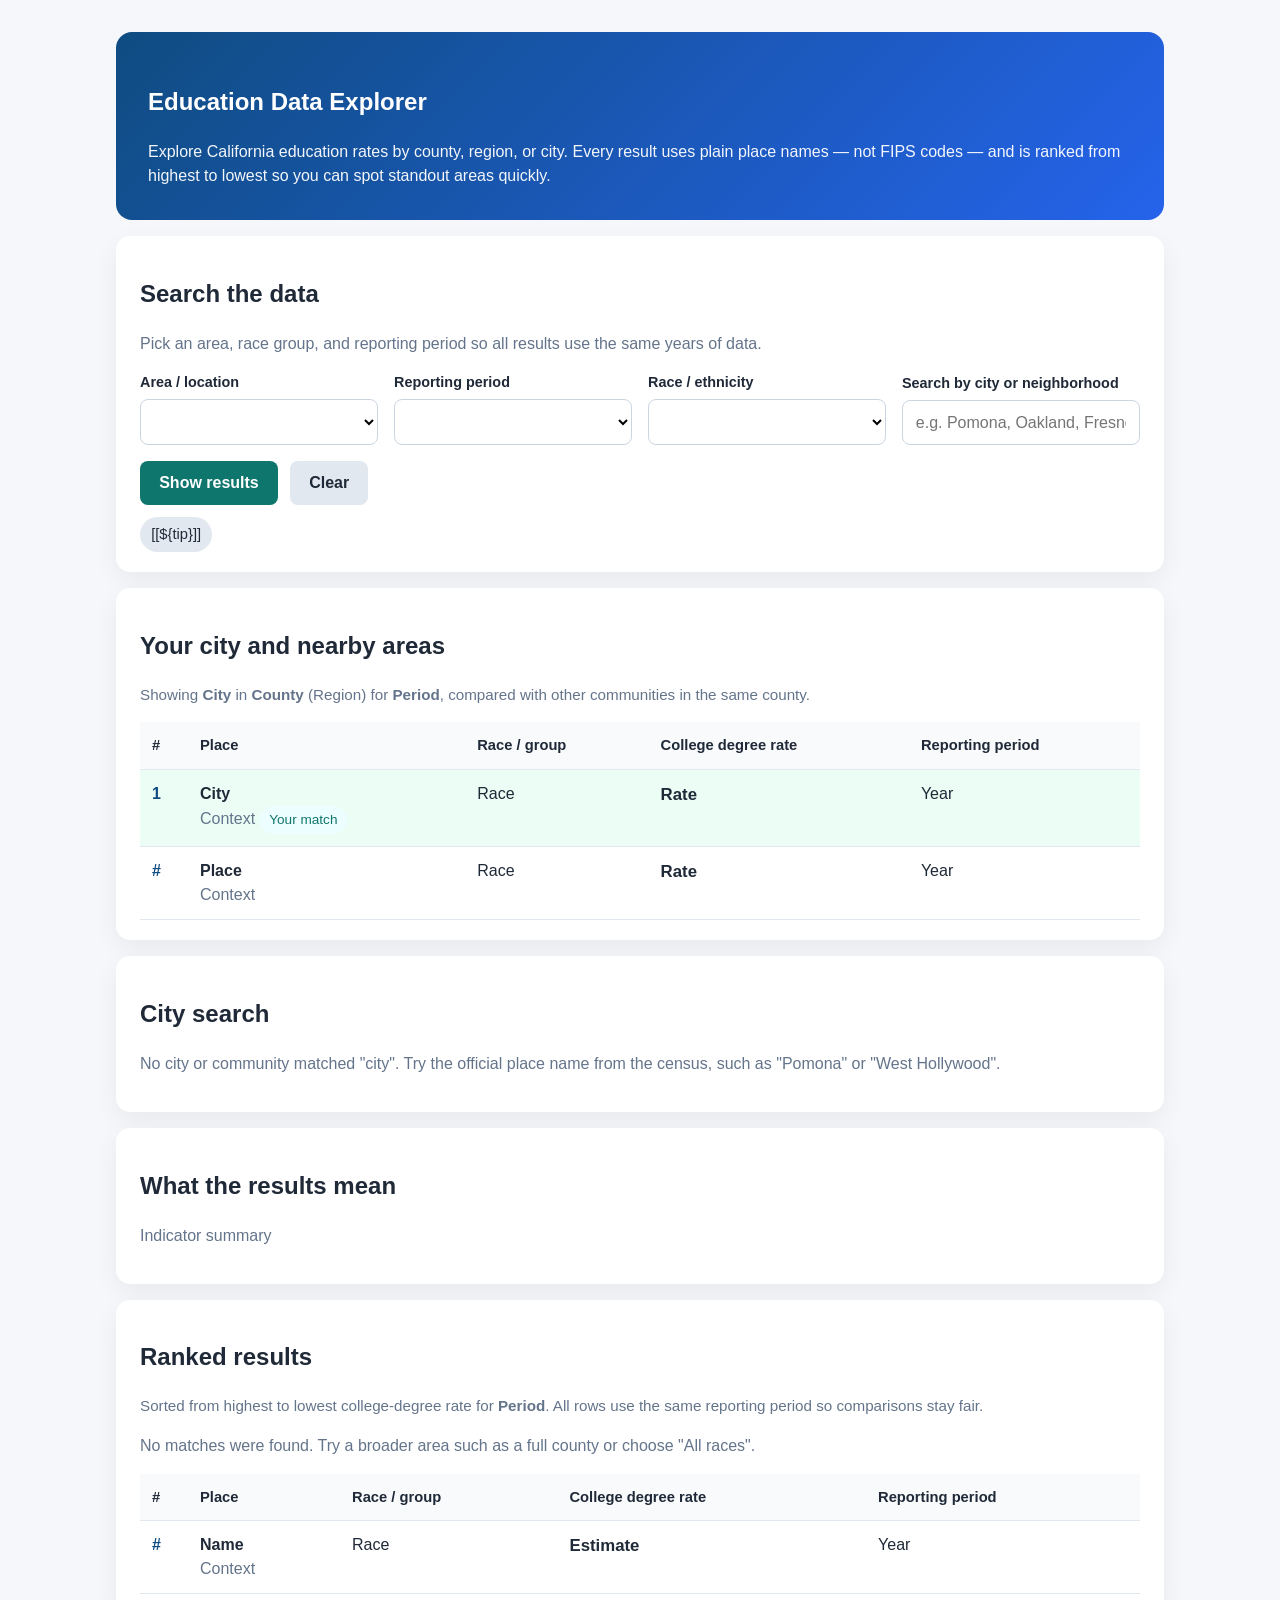
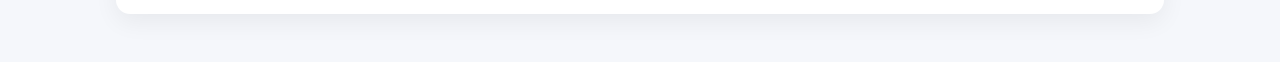
<file: education-statistics-compiler-main/src/main/resources/templates/index.html>
<!DOCTYPE html>
<html xmlns:th="http://www.thymeleaf.org" lang="en">
<head>
    <meta charset="UTF-8">
    <meta name="viewport" content="width=device-width, initial-scale=1.0">
    <title>Education Data Explorer</title>
    <style>
        :root {
            --bg: #f5f7fb;
            --text: #1f2937;
            --muted: #64748b;
            --panel: #ffffff;
            --accent: #0f766e;
            --accent-dark: #0f4c81;
            --highlight: #ecfdf5;
            --border: #e2e8f0;
        }

        * { box-sizing: border-box; }

        body {
            font-family: "Segoe UI", Arial, sans-serif;
            margin: 0;
            background: var(--bg);
            color: var(--text);
            line-height: 1.5;
        }

        .page {
            max-width: 1080px;
            margin: 0 auto;
            padding: 2rem 1rem 3rem;
        }

        .hero {
            background: linear-gradient(135deg, var(--accent-dark), #2563eb);
            color: white;
            padding: 2rem;
            border-radius: 16px;
        }

        .hero p { margin-bottom: 0; opacity: 0.95; }

        .panel {
            background: var(--panel);
            border-radius: 14px;
            padding: 1.25rem 1.5rem;
            margin-top: 1rem;
            box-shadow: 0 8px 24px rgba(0, 0, 0, 0.06);
        }

        .search-grid {
            display: grid;
            grid-template-columns: repeat(auto-fit, minmax(220px, 1fr));
            gap: 1rem;
            align-items: end;
        }

        label {
            display: block;
            font-size: 0.9rem;
            font-weight: 600;
            margin-bottom: 0.35rem;
        }

        select,
        input[type="text"] {
            width: 100%;
            padding: 0.8rem;
            border-radius: 8px;
            border: 1px solid #cbd5e1;
            font-size: 1rem;
            background: white;
        }

        .actions {
            display: flex;
            gap: 0.75rem;
            flex-wrap: wrap;
        }

        button {
            padding: 0.8rem 1.2rem;
            border: none;
            background: var(--accent);
            color: white;
            border-radius: 8px;
            cursor: pointer;
            font-size: 1rem;
            font-weight: 600;
        }

        button.secondary {
            background: #e2e8f0;
            color: var(--text);
        }

        .muted { color: var(--muted); }

        .suggestions {
            display: flex;
            flex-wrap: wrap;
            gap: 0.5rem;
            margin-top: 0.75rem;
        }

        .pill {
            background: #e2e8f0;
            padding: 0.4rem 0.7rem;
            border-radius: 999px;
            font-size: 0.92rem;
        }

        table {
            width: 100%;
            border-collapse: collapse;
            margin-top: 1rem;
        }

        th, td {
            padding: 0.75rem;
            border-bottom: 1px solid var(--border);
            text-align: left;
            vertical-align: top;
        }

        th {
            background: #f8fafc;
            font-size: 0.92rem;
        }

        .rank {
            font-weight: 700;
            color: var(--accent-dark);
            width: 3rem;
        }

        .estimate {
            font-weight: 700;
            font-size: 1.05rem;
        }

        .badge {
            display: inline-block;
            padding: 0.25rem 0.6rem;
            border-radius: 999px;
            background: #ecfeff;
            color: var(--accent);
            font-size: 0.85rem;
        }

        .highlight-row {
            background: var(--highlight);
        }

        .section-note {
            margin-top: 0.5rem;
            font-size: 0.95rem;
        }

        .city-panel h3 {
            margin-top: 0;
        }

        @media (max-width: 640px) {
            .hero { padding: 1.5rem; }
            .panel { padding: 1rem; }
        }
    </style>
</head>
<body>
<div class="page">
    <section class="hero">
        <h1>Education Data Explorer</h1>
        <p>Explore California education rates by county, region, or city. Every result uses plain place names — not FIPS codes — and is ranked from highest to lowest so you can spot standout areas quickly.</p>
    </section>

    <section class="panel">
        <h2>Search the data</h2>
        <p class="muted">Pick an area, race group, and reporting period so all results use the same years of data.</p>

        <form method="get" action="/">
            <div class="search-grid">
                <div>
                    <label for="location">Area / location</label>
                    <select id="location" name="location">
                        <option th:each="option : ${locationOptions}"
                                th:value="${option.value()}"
                                th:text="${option.group() + ' — ' + option.label()}"
                                th:selected="${location == option.value()}">
                        </option>
                    </select>
                </div>

                <div>
                    <label for="period">Reporting period</label>
                    <select id="period" name="period" required>
                        <option th:each="option : ${reportPeriodOptions}"
                                th:value="${option.value()}"
                                th:text="${option.label()}"
                                th:selected="${period == option.value()}">
                        </option>
                    </select>
                </div>

                <div>
                    <label for="race">Race / ethnicity</label>
                    <select id="race" name="race">
                        <option th:each="option : ${raceOptions}"
                                th:value="${#strings.substringBefore(option, '|')}"
                                th:text="${#strings.substringAfter(option, '|')}"
                                th:selected="${race == #strings.substringBefore(option, '|')}">
                        </option>
                    </select>
                </div>

                <div>
                    <label for="city">Search by city or neighborhood</label>
                    <input id="city" type="text" name="city" th:value="${city}" placeholder="e.g. Pomona, Oakland, Fresno"/>
                </div>

                <div class="actions">
                    <button type="submit">Show results</button>
                    <button type="button" class="secondary" onclick="window.location.href='/?period=2006-2010&amp;location=state&amp;race=all'">Clear</button>
                </div>
            </div>
        </form>

        <div class="suggestions">
            <span class="pill" th:each="tip : ${guidance}">[[${tip}]]</span>
        </div>
    </section>

    <section class="panel city-panel" th:if="${citySearch.found()}">
        <h2>Your city and nearby areas</h2>
        <p class="section-note muted">
            Showing <strong th:text="${citySearch.matchedPlace().displayLocation()}">City</strong>
            in <strong th:text="${citySearch.countyName() + ' County'}">County</strong>
            (<span th:text="${citySearch.regionName()}">Region</span>) for
            <strong th:text="${selectedPeriodLabel}">Period</strong>,
            compared with other communities in the same county.
        </p>

        <table>
            <thead>
            <tr>
                <th>#</th>
                <th>Place</th>
                <th>Race / group</th>
                <th>College degree rate</th>
                <th>Reporting period</th>
            </tr>
            </thead>
            <tbody>
            <tr class="highlight-row">
                <td class="rank" th:text="${citySearch.matchedPlace().rank()}">1</td>
                <td>
                    <strong th:text="${citySearch.matchedPlace().displayLocation()}">City</strong><br/>
                    <span class="muted" th:text="${citySearch.matchedPlace().displayContext()}">Context</span>
                    <span class="badge">Your match</span>
                </td>
                <td th:text="${citySearch.matchedPlace().raceEthName()}">Race</td>
                <td class="estimate" th:text="${citySearch.matchedPlace().estimate() + '%'}">Rate</td>
                <td th:text="${citySearch.matchedPlace().reportYear()}">Year</td>
            </tr>
            <tr th:each="row : ${citySearch.nearbyPlaces()}">
                <td class="rank" th:text="${row.rank()}">#</td>
                <td>
                    <strong th:text="${row.displayLocation()}">Place</strong><br/>
                    <span class="muted" th:text="${row.displayContext()}">Context</span>
                </td>
                <td th:text="${row.raceEthName()}">Race</td>
                <td class="estimate" th:text="${row.estimate() + '%'}">Rate</td>
                <td th:text="${row.reportYear()}">Year</td>
            </tr>
            </tbody>
        </table>
    </section>

    <section class="panel city-panel" th:if="${!#strings.isEmpty(city) and !citySearch.found()}">
        <h2>City search</h2>
        <p class="muted">No city or community matched "<span th:text="${city}">city</span>". Try the official place name from the census, such as "Pomona" or "West Hollywood".</p>
    </section>

    <section class="panel">
        <h2>What the results mean</h2>
        <p class="muted" th:text="${indicatorSummary}">Indicator summary</p>
    </section>

    <section class="panel">
        <h2>Ranked results</h2>
        <p class="muted section-note">
            Sorted from highest to lowest college-degree rate for
            <strong th:text="${selectedPeriodLabel}">Period</strong>.
            All rows use the same reporting period so comparisons stay fair.
        </p>
        <p class="muted" th:if="${results.isEmpty()}">No matches were found. Try a broader area such as a full county or choose "All races".</p>

        <table th:if="${!results.isEmpty()}">
            <thead>
            <tr>
                <th>#</th>
                <th>Place</th>
                <th>Race / group</th>
                <th>College degree rate</th>
                <th>Reporting period</th>
            </tr>
            </thead>
            <tbody>
            <tr th:each="row : ${results}" th:classappend="${row.highlighted()} ? 'highlight-row' : ''">
                <td class="rank" th:text="${row.rank()}">#</td>
                <td>
                    <strong th:text="${row.displayLocation()}">Name</strong><br/>
                    <span class="muted" th:text="${row.displayContext()}">Context</span>
                </td>
                <td th:text="${row.raceEthName()}">Race</td>
                <td class="estimate" th:text="${row.estimate() + '%'}">Estimate</td>
                <td th:text="${row.reportYear()}">Year</td>
            </tr>
            </tbody>
        </table>
    </section>
</div>
</body>
</html>
</file>
<file: docs/atlas.css>
:root{--ink:#152c35;--muted:#5b6d73;--paper:#f7f8f4;--line:#dce3df;--green:#126d56;--soft:#eaf1ec}*{box-sizing:border-box}html{scroll-behavior:smooth}body{margin:0;background:var(--paper);color:var(--ink);font:15px/1.55 system-ui,sans-serif}.masthead{height:84px;border-bottom:1px solid var(--line);display:flex;align-items:center;justify-content:space-between;padding:0 max(5%,calc((100vw - 1240px)/2))}.brand{text-decoration:none;color:var(--paper);font:bold 26px Georgia;background:var(--ink);width:38px;height:38px;display:flex;align-items:center;justify-content:center;position:relative}.brandname{position:absolute;left:50px;white-space:nowrap;font:650 16px system-ui;color:var(--ink)}nav{display:flex;gap:28px}a{color:var(--green);text-underline-offset:4px}nav a{font-size:13px;text-decoration:none;color:var(--ink)}main{max-width:1240px;margin:auto;padding:0 32px}.hero{display:grid;grid-template-columns:1fr 300px;gap:80px;padding:72px 0 64px}.eyebrow,.mini{font:650 11px/1.5 system-ui;letter-spacing:1.5px;color:var(--muted)}h1{font:normal clamp(32px,4.2vw,54px)/1.12 Georgia,serif;letter-spacing:-1.5px;margin:22px 0}h2{font:normal 30px/1.2 Georgia;margin:9px 0}h3{font-size:16px}.intro{max-width:620px;font-size:17px;color:var(--muted);margin-bottom:28px}.button{border:0;background:var(--green);color:white;border-radius:5px;text-decoration:none;display:inline-flex;gap:28px;padding:13px 20px;align-items:center;font:600 14px system-ui;cursor:pointer}.hero-note{padding:24px;border-left:2px solid var(--green);align-self:center;background:var(--soft)}.hero-note p{font:24px/1.35 Georgia}.hero-note strong,.hero-note>span:not(.mini){display:block}.hero-note>span:not(.mini){font-size:12px;color:var(--muted);margin-bottom:15px}.rule{height:1px;background:var(--line);margin-bottom:20px}.section-head{display:flex;justify-content:space-between;align-items:center;margin-bottom:24px}.tag{font-size:11px;color:var(--green);border:1px solid var(--line);padding:7px 10px;border-radius:3px}.workspace{background:white;padding:32px;border:1px solid var(--line);border-radius:8px}.filters{display:grid;grid-template-columns:repeat(3,1fr);gap:20px}.filters label{font-size:12px;font-weight:600}.search-label{grid-column:span 2}input[type=search],select{width:100%;margin-top:8px;height:46px;padding:0 12px;font:14px system-ui;background:white;border:1px solid #b8c8c2;border-radius:4px;color:var(--ink)}.filters .button{margin-top:25px;justify-content:center}input:focus,select:focus,button:focus,a:focus{outline:2px solid var(--green);outline-offset:3px}.quick{display:flex;flex-wrap:wrap;gap:16px;margin-top:24px;border-top:1px solid var(--line);padding-top:18px;font-size:12px}.quick>span{font-size:10px;letter-spacing:1px;color:var(--muted)}.results{margin-top:48px}.context{display:grid;grid-template-columns:repeat(3,1fr);background:var(--soft);border:1px solid var(--line);margin-bottom:28px}.context>div{padding:22px 26px;border-right:1px solid var(--line)}.context strong,.context span{display:block}.context strong{font-size:22px;margin:5px 0}.context span:not(.mini){font-size:12px;color:var(--muted)}.table-wrap{overflow-x:auto;border:1px solid var(--line);border-radius:6px}table{width:100%;border-collapse:collapse;background:white;min-width:680px}th{text-align:left;background:#eef2ef;font-size:11px;text-transform:uppercase;letter-spacing:1px;color:var(--muted);padding:14px 18px}td{border-top:1px solid var(--line);padding:18px;font-size:13px}.sub{display:block;font-size:11px;color:var(--muted);margin-top:4px}.rate{display:flex;align-items:center;gap:20px}.rate strong{min-width:45px}.bar{height:5px;background:var(--soft);width:100px;border-radius:3px;display:block}.bar>span{height:100%;display:block;background:var(--green);border-radius:3px}.gap{color:var(--muted);font-variant-numeric:tabular-nums}.positive{color:var(--green)}.compare-check{width:17px;height:17px;accent-color:var(--green)}.pagination{display:flex;justify-content:space-between;font-size:12px;margin-top:18px}.pagination>div{display:flex;gap:22px}.footnote{font-size:12px;color:var(--muted);max-width:800px}.method{display:grid;grid-template-columns:1fr 1fr;gap:100px;padding:56px 0;margin-top:40px;border-top:1px solid var(--line)}.method p{color:var(--muted)}.textlink{font-size:13px}.empty{padding:40px;background:white;border:1px solid var(--line)}.comparison{padding:20px;background:#dcece4;border:1px solid #9ec8b3;margin-bottom:18px;font-size:16px}footer{padding:24px max(5%,calc((100vw - 1176px)/2));border-top:1px solid var(--line);display:flex;justify-content:space-between;font-size:12px;color:var(--muted)}.sr-only{position:absolute;width:1px;height:1px;overflow:hidden;clip:rect(0,0,0,0)}@media(max-width:850px){.hero{grid-template-columns:1fr;gap:20px;padding:40px 0}.hero-note{display:none}.filters{grid-template-columns:1fr 1fr}.method{gap:30px}.brandname{font-size:14px}nav a:not(:last-child){display:none}.section-head{gap:15px}.tag{display:none}}@media(max-width:560px){main{padding:0 18px}.masthead{padding:0 18px;height:68px}.workspace{padding:22px}.filters,.context,.method{grid-template-columns:1fr}.search-label{grid-column:auto}.context>div{border-right:0;border-bottom:1px solid var(--line)}.filters .button{margin-top:0}.section-head{align-items:flex-start}.pagination,footer{gap:16px;flex-wrap:wrap}h1{letter-spacing:-.5px}h2{font-size:25px}}

/* A civic atlas: paper, survey lines, and a restrained terra-cotta accent. */
:root{--ink:#342d28;--muted:#756b60;--paper:#f5efe3;--line:#d6cbb7;--green:#9b4731;--soft:#eee3d1}body{background:var(--paper)}.masthead{border-bottom:3px double var(--line);height:88px}.brand{background:none;color:var(--green);font:italic 38px Georgia;border-bottom:1px solid var(--green)}.brandname{font:normal 19px Georgia;color:var(--ink);letter-spacing:-.3px}.hero{position:relative;padding:78px 0 68px;gap:90px}.hero h1{font:normal clamp(42px,5vw,68px)/1.07 Georgia,serif;letter-spacing:-2px}.hero .intro{max-width:590px;font-size:17px}.hero-note{position:relative;background:#efe5d3;border:none;padding:120px 25px 25px;border-radius:100px 100px 0 0;overflow:hidden}.contour-art{position:absolute;top:0;left:0;width:100%;height:150px;color:#9b4731;opacity:.55;pointer-events:none}.hero-note p{font:italic 23px/1.3 Georgia}.hero-note strong{font:600 13px system-ui}.workspace,.results{border-radius:0;background:#faf6ed;border:1px solid var(--line);box-shadow:none}.button{border-radius:0;background:var(--green);font-size:13px}.section-head{border-bottom:1px solid var(--line);padding-bottom:18px}.eyebrow{color:var(--green);font-size:10px;letter-spacing:2px}.tag{border-radius:0;background:none;border:1px solid var(--line);font-size:10px}.context{background:#eee5d6;border-radius:0}.context strong{font:normal 27px Georgia}.bar{height:4px;border-radius:0;background:#e7dbc6}.bar span{background:var(--green)}thead{background:#eee5d6}.gap.positive{color:#4b6552}.comparison{border-radius:0;background:#e9eddf;border-color:#819473}h2{font-size:31px}h3{font-family:Georgia;font-weight:normal;font-size:21px}.quick a{border-radius:0;background:none;border-bottom:1px solid var(--line);padding:5px 0;margin-right:15px}input,select{background:#fffdf7!important;border-radius:0!important;color:var(--ink)}.method{border-top:3px double var(--line);padding-top:42px}.pagination a{border:1px solid var(--line);padding:7px 14px;text-decoration:none}a:focus-visible,button:focus-visible,input:focus-visible,select:focus-visible{outline:3px solid #9b4731;outline-offset:4px}.demo-note{border-left:3px solid var(--green);padding:10px 18px;margin:0 0 28px;color:var(--muted)}[hidden]{display:none!important}@media(max-width:700px){.hero{padding:43px 0 32px}.hero h1{font-size:47px;letter-spacing:-1.5px}.workspace,.results{padding:22px 18px}.brandname{font-size:16px}}

.guide{font-size:15px;line-height:1.8}.history-note{border-left:3px solid var(--green);padding:12px 16px;background:var(--soft)}.area-controls{display:grid;grid-template-columns:1fr 1fr auto;gap:16px;align-items:end;margin:24px 0}.area-controls label{display:grid;gap:8px}.area-controls select,.area-controls button{min-height:48px;padding:10px;border:1px solid var(--line);font:inherit;border-radius:8px}.area-controls button{background:var(--green);color:white;cursor:pointer}.comparison{padding:24px;line-height:1.7}.compare-check{width:24px;height:24px;cursor:pointer}.pagination button{min-height:44px;padding:10px 16px;border:1px solid var(--line);background:var(--paper);font:inherit;color:var(--ink);cursor:pointer}.pagination button:disabled{opacity:.5}.workspace,.results{border-radius:14px}.skip{position:absolute;top:-100px}.skip:focus{top:10px;background:var(--paper);padding:16px;z-index:5}.footnote{font-size:14px}table{font-size:15px}.table-wrap{overflow-x:auto}input,select,button{touch-action:manipulation}@media(max-width:700px){.area-controls{grid-template-columns:1fr}.hero h1{font-size:38px}nav a[href='#explore']{display:block}.context{grid-template-columns:1fr}.comparison{padding:18px}}
</file>
